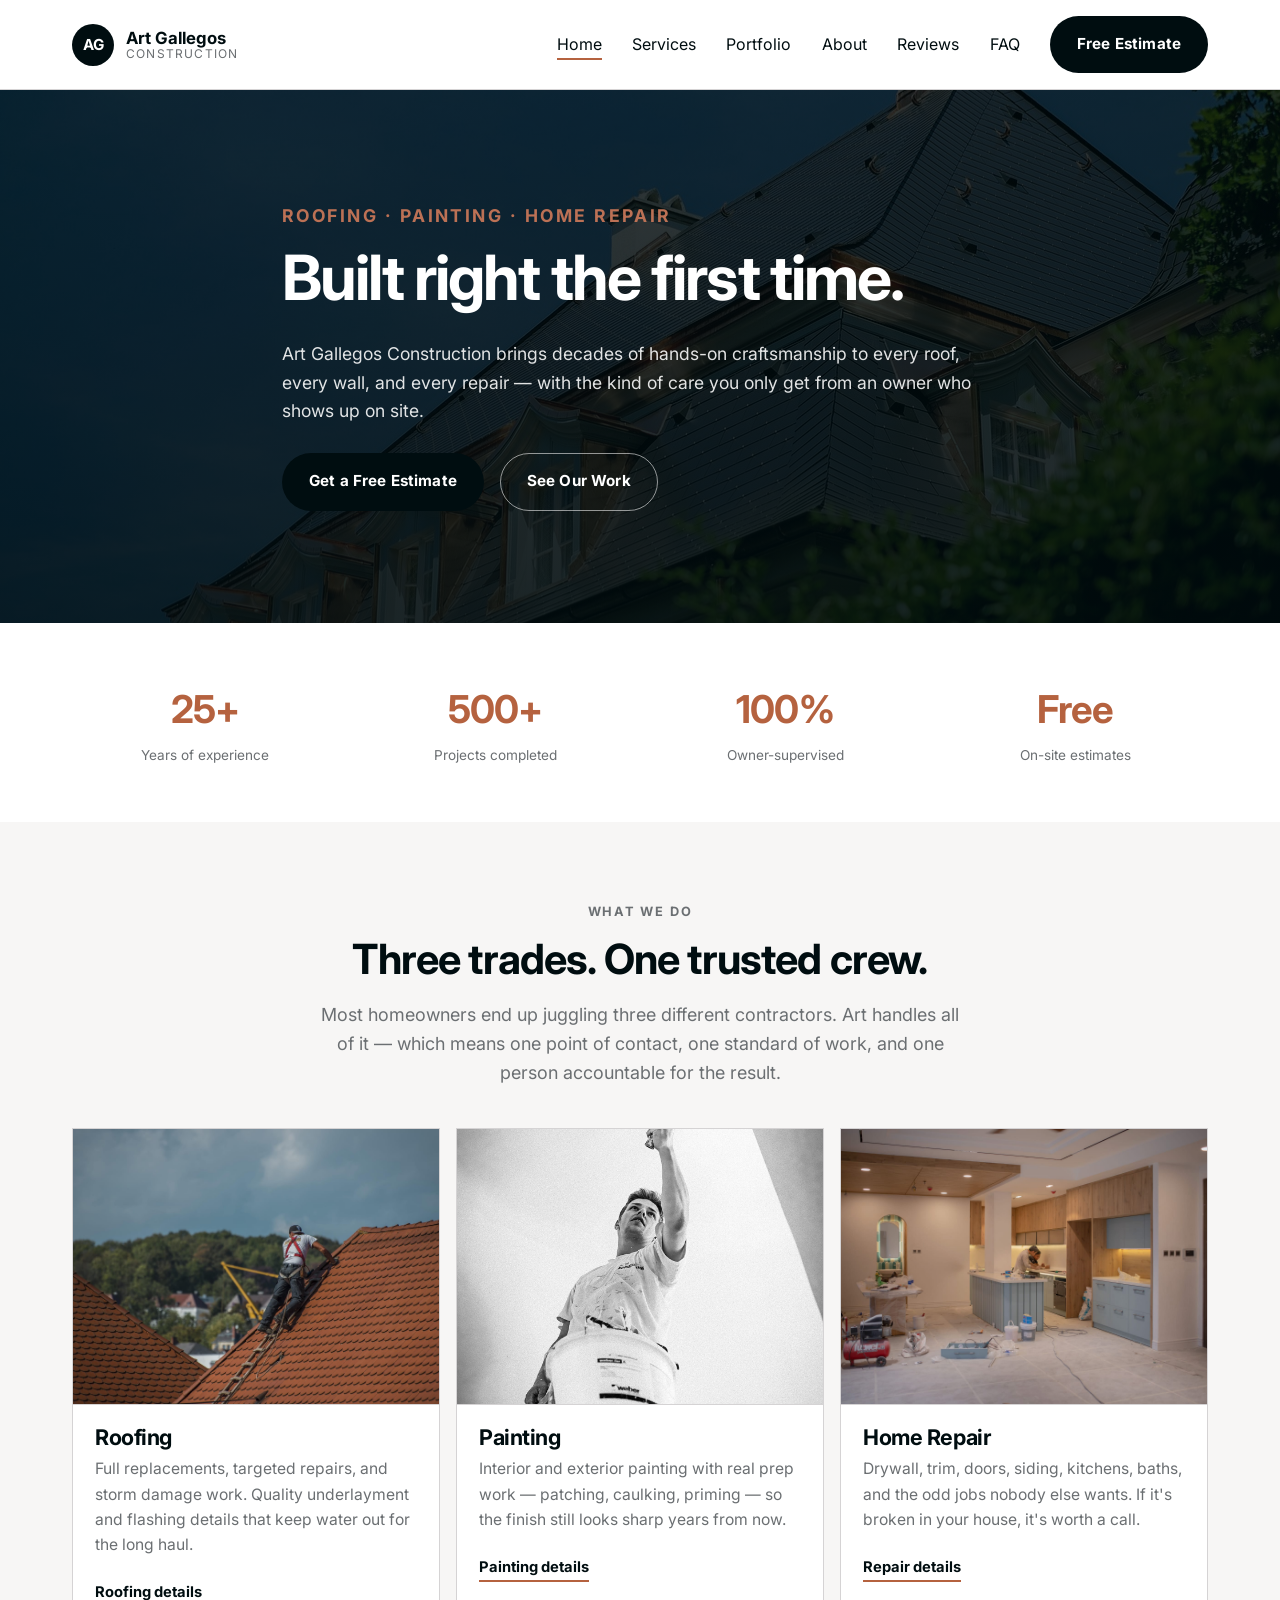
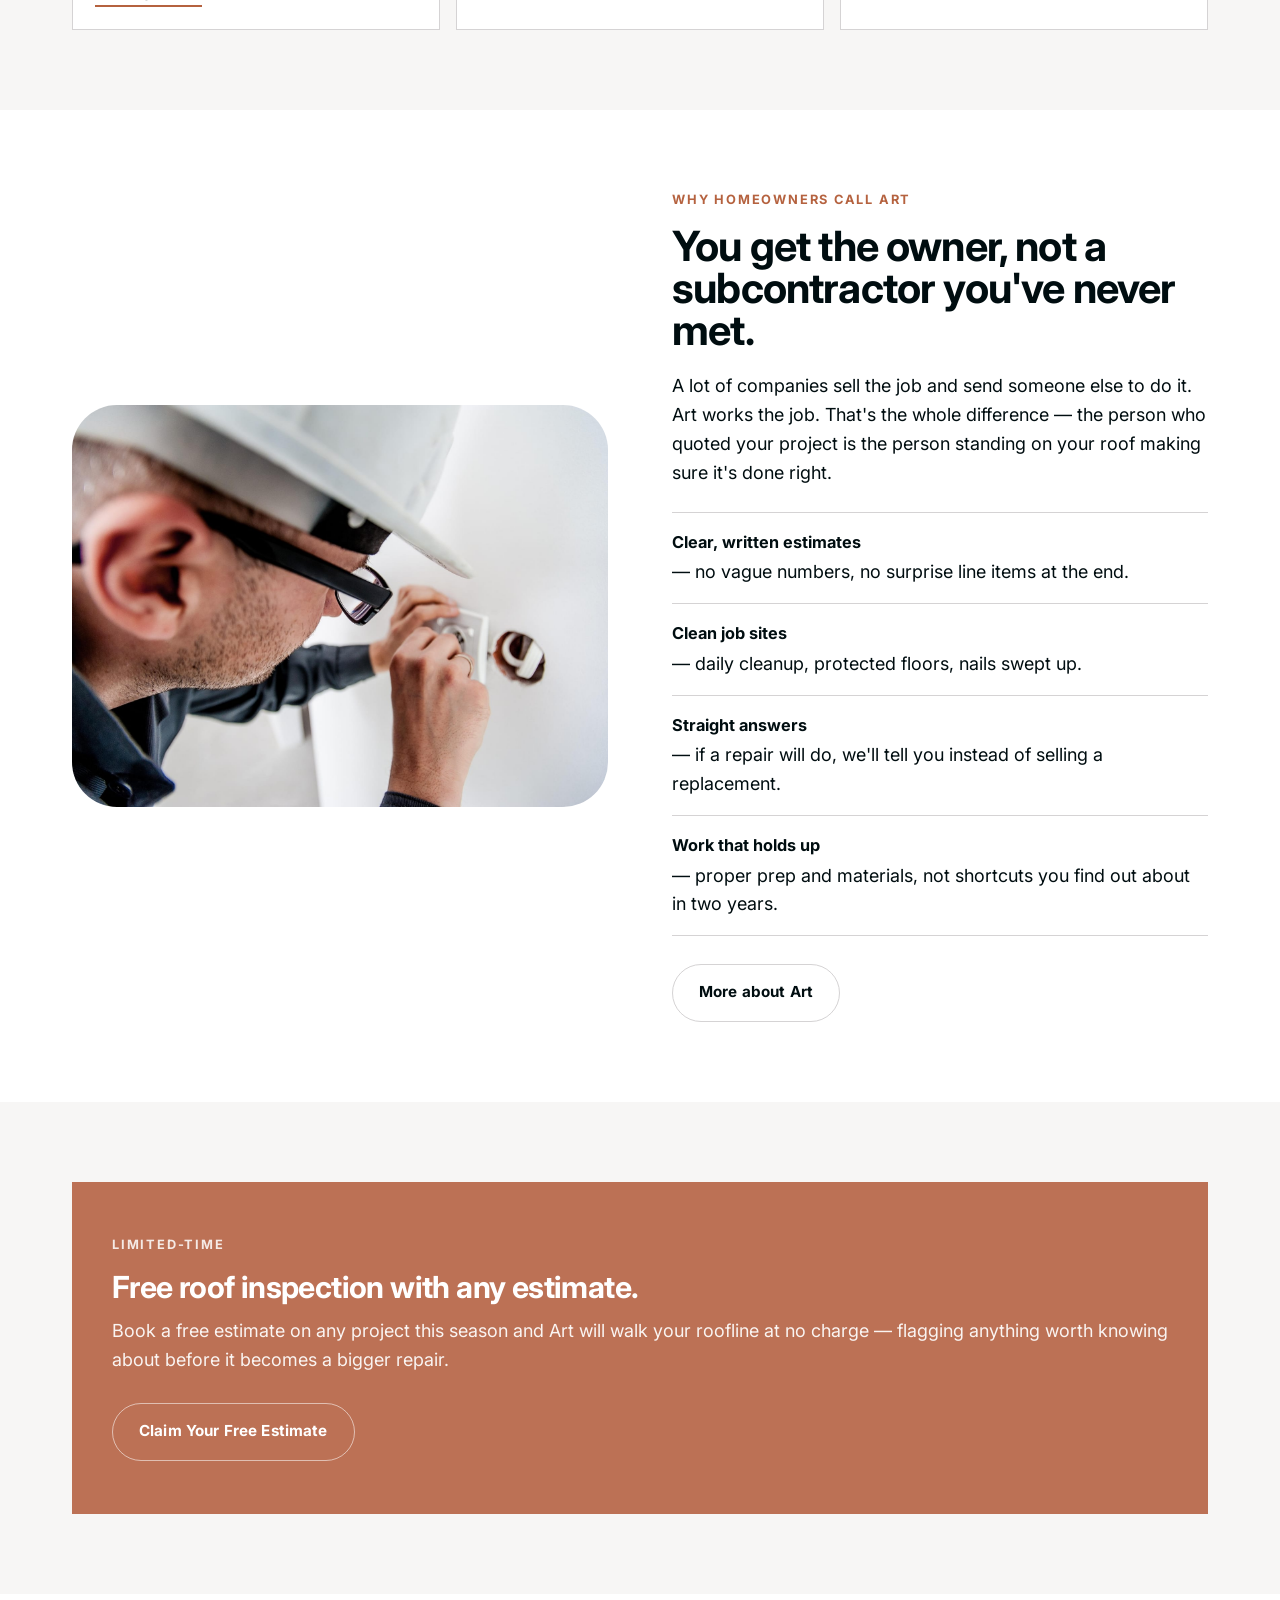
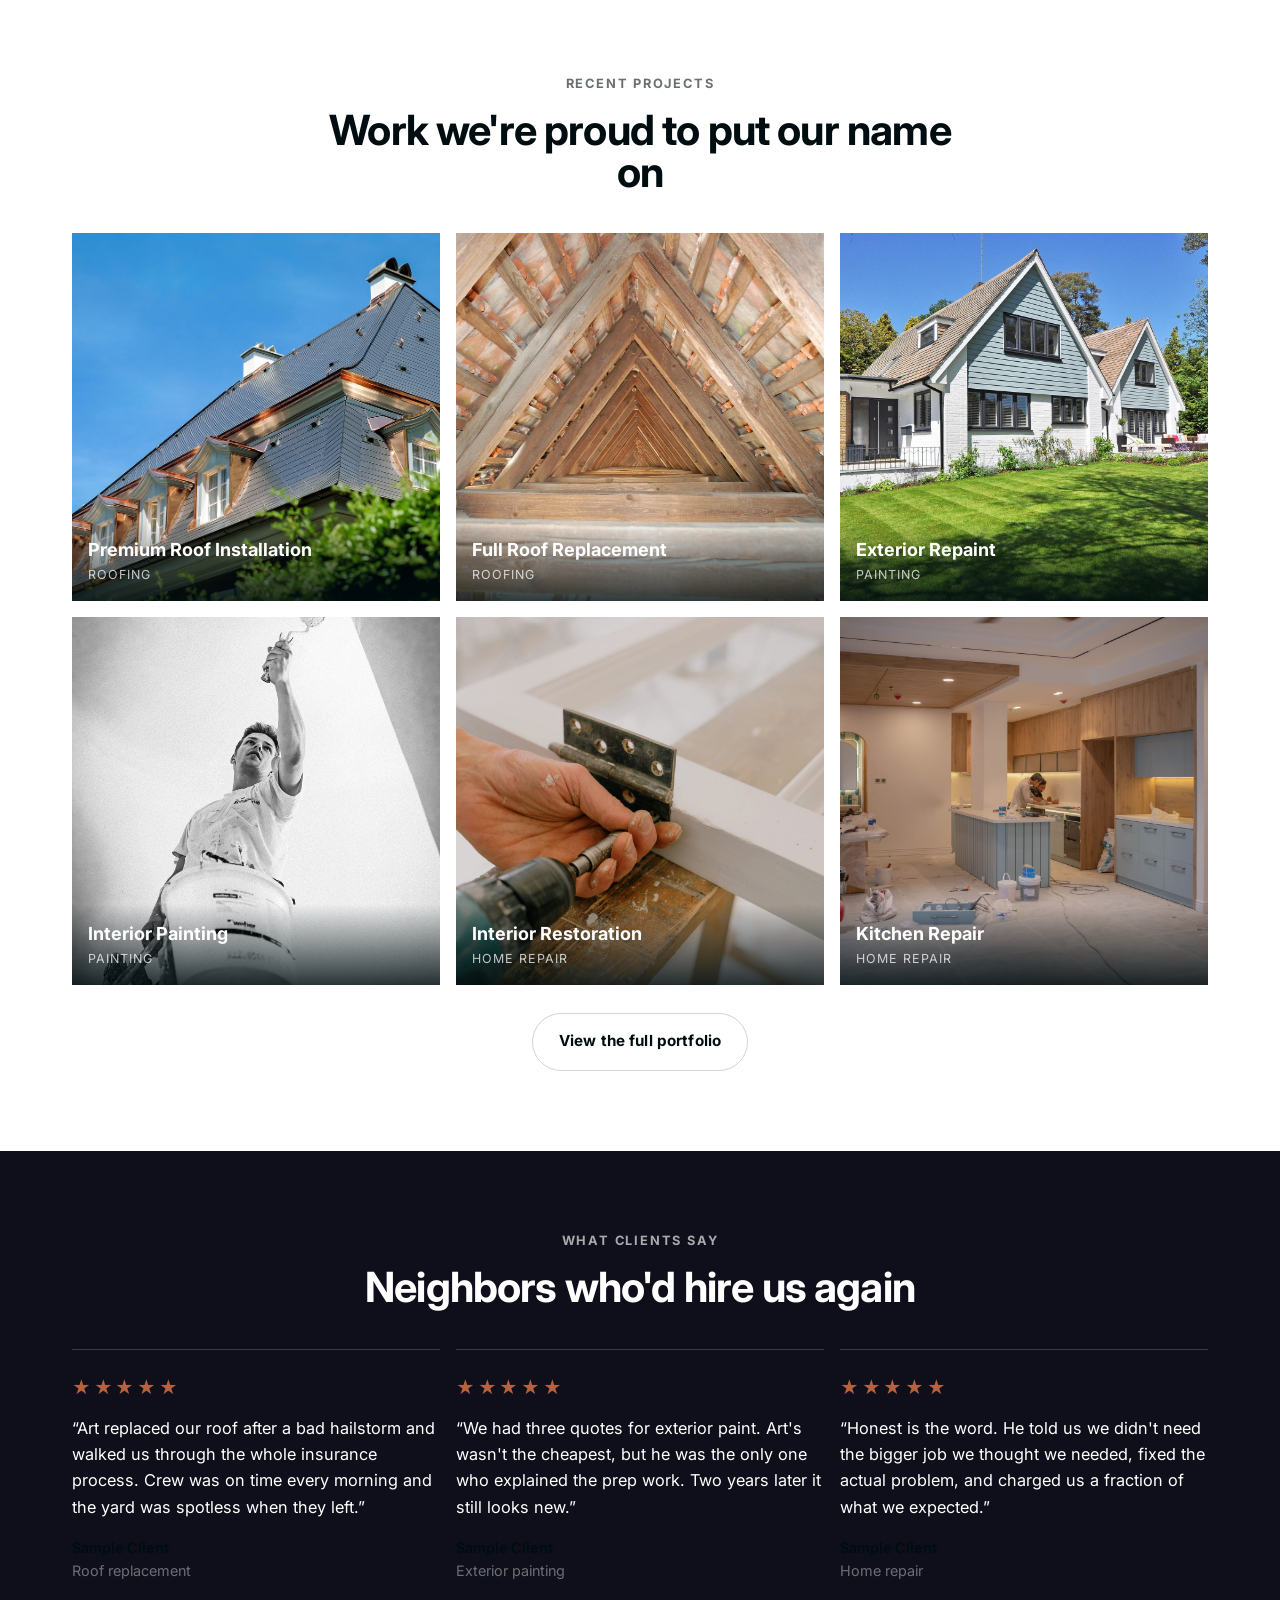
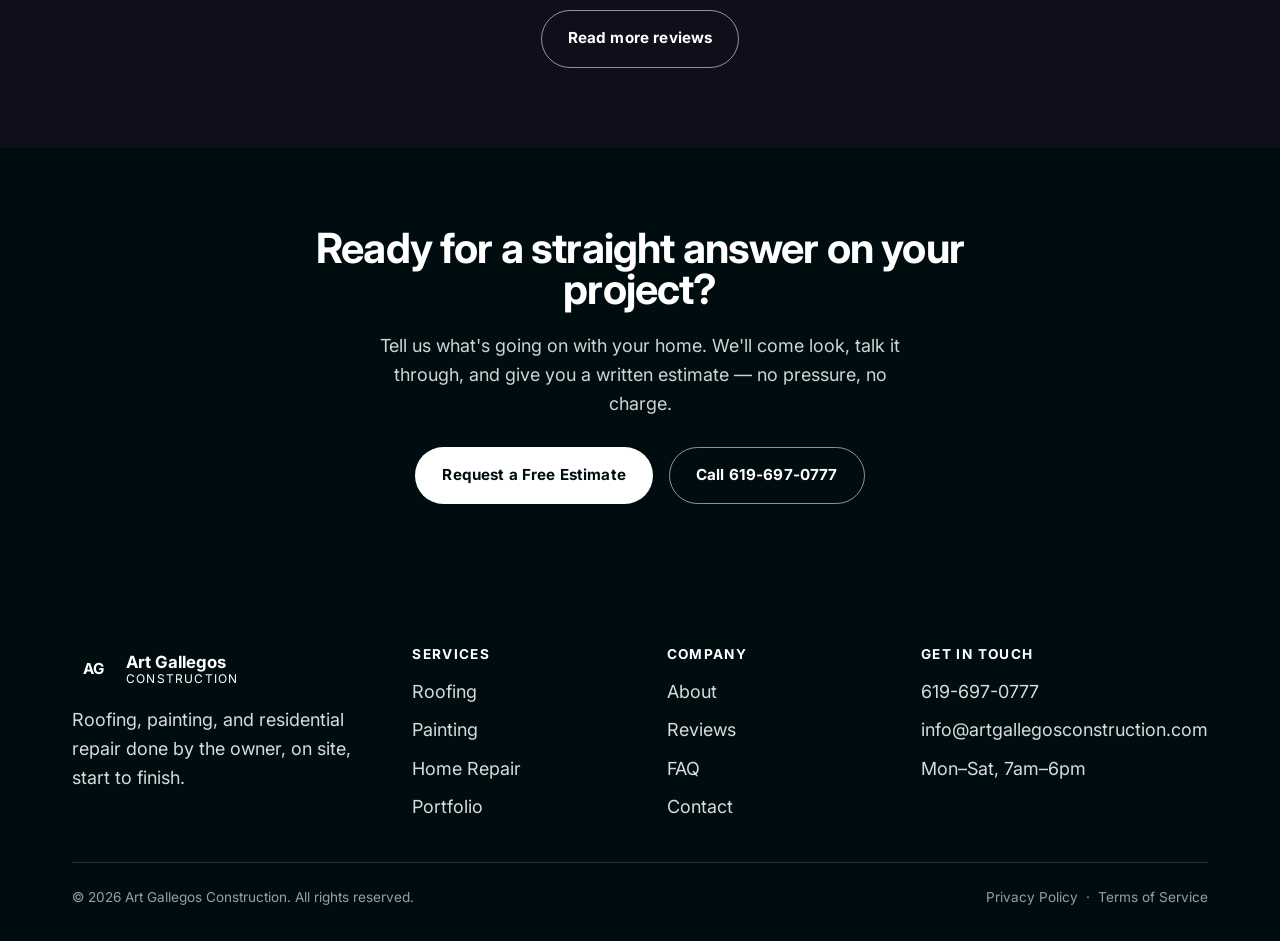
<file: index.html>
<!DOCTYPE html>
<html lang="en">
<head>
<meta charset="UTF-8">
<meta name="viewport" content="width=device-width, initial-scale=1">
<title>Art Gallegos Construction | Roofing, Painting &amp; Home Repair</title>
<meta name="description" content="Art Gallegos Construction provides expert roofing, interior and exterior painting, and residential repair services. Craftsmanship you can see. Free estimates.">
<link rel="preconnect" href="https://fonts.googleapis.com">
<link rel="preconnect" href="https://fonts.gstatic.com" crossorigin>
<link href="https://fonts.googleapis.com/css2?family=Inter:wght@400;500;600;700&display=swap" rel="stylesheet">
<link rel="stylesheet" href="styles.css?v=2">
</head>
<body>
<a class="skip-link" href="#main">Skip to content</a>

<!-- ============ HEADER (identical on every page) ============ -->
<header class="site-header">
  <div class="container nav">
    <a class="brand" href="index.html">
      <span class="brand-mark">AG</span>
      <span class="brand-text">
        <span class="brand-name">Art Gallegos</span>
        <span class="brand-sub">Construction</span>
      </span>
    </a>
    <button class="nav-toggle" aria-label="Menu" aria-expanded="false" aria-controls="nav-links"><span></span></button>
    <ul class="nav-links" id="nav-links">
      <li><a href="index.html" class="active">Home</a></li>
      <li><a href="services.html">Services</a></li>
      <li><a href="portfolio.html">Portfolio</a></li>
      <li><a href="about.html">About</a></li>
      <li><a href="testimonials.html">Reviews</a></li>
      <li><a href="faq.html">FAQ</a></li>
      <li><a class="btn btn--primary nav-cta" href="contact.html">Free Estimate</a></li>
    </ul>
  </div>
</header>

<main id="main">

  <!-- ============ HERO ============ -->
  <section class="hero" style="background-image:none">
    <style>.hero::before{background-image:url('images/Art%20G%20Premium%20Roof%2001.jpg')}</style>
    <div class="container">
      <p class="eyebrow">Roofing &middot; Painting &middot; Home Repair</p>
      <h1>Built right the first time.</h1>
      <p>Art Gallegos Construction brings decades of hands-on craftsmanship to every roof, every wall, and every repair &mdash; with the kind of care you only get from an owner who shows up on site.</p>
      <div class="btn-row">
        <a class="btn btn--primary" href="contact.html">Get a Free Estimate</a>
        <a class="btn btn--outline-light" href="portfolio.html">See Our Work</a>
      </div>
    </div>
  </section>

  <!-- ============ TRUST STRIP ============ -->
  <section class="section" style="padding-block:clamp(2.5rem,5vw,3.5rem)">
    <div class="container">
      <div class="stats">
        <div><div class="stat-num">25+</div><div class="stat-label">Years of experience</div></div>
        <div><div class="stat-num">500+</div><div class="stat-label">Projects completed</div></div>
        <div><div class="stat-num">100%</div><div class="stat-label">Owner-supervised</div></div>
        <div><div class="stat-num">Free</div><div class="stat-label">On-site estimates</div></div>
      </div>
    </div>
  </section>

  <!-- ============ SERVICES ============ -->
  <section class="section section--alt">
    <div class="container">
      <div class="section-head center">
        <p class="eyebrow">What We Do</p>
        <h2>Three trades. One trusted crew.</h2>
        <p>Most homeowners end up juggling three different contractors. Art handles all of it &mdash; which means one point of contact, one standard of work, and one person accountable for the result.</p>
      </div>

      <div class="grid grid-3">
        <article class="card">
          <img src="images/Premium%20roof%2002.jpg" alt="A completed premium roof installation by Art Gallegos Construction" loading="lazy">
          <div class="card-body">
            <h3>Roofing</h3>
            <p>Full replacements, targeted repairs, and storm damage work. Quality underlayment and flashing details that keep water out for the long haul.</p>
            <a class="card-link" href="services.html#roofing">Roofing details</a>
          </div>
        </article>

        <article class="card">
          <img src="images/Interior%20expert%20painter%2002.jpg" alt="Interior painting work in progress" loading="lazy">
          <div class="card-body">
            <h3>Painting</h3>
            <p>Interior and exterior painting with real prep work &mdash; patching, caulking, priming &mdash; so the finish still looks sharp years from now.</p>
            <a class="card-link" href="services.html#painting">Painting details</a>
          </div>
        </article>

        <article class="card">
          <img src="images/Gallegos%20kitchen%20repair.jpg" alt="Kitchen repair and remodel work" loading="lazy">
          <div class="card-body">
            <h3>Home Repair</h3>
            <p>Drywall, trim, doors, siding, kitchens, baths, and the odd jobs nobody else wants. If it's broken in your house, it's worth a call.</p>
            <a class="card-link" href="services.html#repair">Repair details</a>
          </div>
        </article>
      </div>
    </div>
  </section>

  <!-- ============ WHY US (split) ============ -->
  <section class="section">
    <div class="container split">
      <div class="split-media">
        <img src="images/Interior%20repair%20by%20gallegos.jpg" alt="Interior repair craftsmanship detail" loading="lazy">
      </div>
      <div>
        <p class="eyebrow">Why Homeowners Call Art</p>
        <h2>You get the owner, not a subcontractor you've never met.</h2>
        <p>A lot of companies sell the job and send someone else to do it. Art works the job. That's the whole difference &mdash; the person who quoted your project is the person standing on your roof making sure it's done right.</p>
        <ul class="ticks">
          <li><strong>Clear, written estimates</strong> &mdash; no vague numbers, no surprise line items at the end.</li>
          <li><strong>Clean job sites</strong> &mdash; daily cleanup, protected floors, nails swept up.</li>
          <li><strong>Straight answers</strong> &mdash; if a repair will do, we'll tell you instead of selling a replacement.</li>
          <li><strong>Work that holds up</strong> &mdash; proper prep and materials, not shortcuts you find out about in two years.</li>
        </ul>
        <div class="btn-row">
          <a class="btn btn--ghost" href="about.html">More about Art</a>
        </div>
      </div>
    </div>
  </section>

  <!-- ============ FEATURED OFFER (single clay card, per design system rule) ============ -->
  <section class="section section--alt">
    <div class="container">
      <div class="featured-card">
        <p class="eyebrow" style="color:rgba(255,255,255,.85)">Limited-Time</p>
        <h3>Free roof inspection with any estimate.</h3>
        <p>Book a free estimate on any project this season and Art will walk your roofline at no charge &mdash; flagging anything worth knowing about before it becomes a bigger repair.</p>
        <div class="btn-row">
          <a class="btn btn--outline-light" href="contact.html">Claim Your Free Estimate</a>
        </div>
      </div>
    </div>
  </section>

  <!-- ============ FEATURED WORK ============ -->
  <section class="section">
    <div class="container">
      <div class="section-head center">
        <p class="eyebrow">Recent Projects</p>
        <h2>Work we're proud to put our name on</h2>
      </div>

      <div class="gallery">
        <figure class="tile"><img src="images/Art%20G%20Premium%20Roof%2001.jpg" alt="Premium roof installation" loading="lazy"><figcaption><strong>Premium Roof Installation</strong><span>Roofing</span></figcaption></figure>
        <figure class="tile"><img src="images/Premium%20roof%2003.jpg" alt="Residential roof replacement" loading="lazy"><figcaption><strong>Full Roof Replacement</strong><span>Roofing</span></figcaption></figure>
        <figure class="tile"><img src="images/Home%20paint%20exterior%2001.jpg" alt="Exterior house painting" loading="lazy"><figcaption><strong>Exterior Repaint</strong><span>Painting</span></figcaption></figure>
        <figure class="tile"><img src="images/Interior%20expert%20painter%2002.jpg" alt="Interior painting" loading="lazy"><figcaption><strong>Interior Painting</strong><span>Painting</span></figcaption></figure>
        <figure class="tile"><img src="images/Interior%20repair%20by%20gallegos%20002.jpg" alt="Interior home repair" loading="lazy"><figcaption><strong>Interior Restoration</strong><span>Home Repair</span></figcaption></figure>
        <figure class="tile"><img src="images/Gallegos%20kitchen%20repair.jpg" alt="Kitchen repair" loading="lazy"><figcaption><strong>Kitchen Repair</strong><span>Home Repair</span></figcaption></figure>
      </div>

      <div class="btn-row center">
        <a class="btn btn--ghost" href="portfolio.html">View the full portfolio</a>
      </div>
    </div>
  </section>

  <!-- ============ TESTIMONIAL SLICE ============ -->
  <!-- TODO: Replace these with real reviews from Art's customers before launch. -->
  <section class="section section--dark">
    <div class="container">
      <div class="section-head center">
        <p class="eyebrow">What Clients Say</p>
        <h2>Neighbors who'd hire us again</h2>
      </div>
      <div class="grid grid-3">
        <figure class="quote" style="border-color:rgba(255,255,255,.18)">
          <div class="quote-stars" aria-label="5 out of 5 stars">★★★★★</div>
          <blockquote>&ldquo;Art replaced our roof after a bad hailstorm and walked us through the whole insurance process. Crew was on time every morning and the yard was spotless when they left.&rdquo;</blockquote>
          <figcaption><strong>Sample Client</strong>Roof replacement</figcaption>
        </figure>
        <figure class="quote" style="border-color:rgba(255,255,255,.18)">
          <div class="quote-stars" aria-label="5 out of 5 stars">★★★★★</div>
          <blockquote>&ldquo;We had three quotes for exterior paint. Art's wasn't the cheapest, but he was the only one who explained the prep work. Two years later it still looks new.&rdquo;</blockquote>
          <figcaption><strong>Sample Client</strong>Exterior painting</figcaption>
        </figure>
        <figure class="quote" style="border-color:rgba(255,255,255,.18)">
          <div class="quote-stars" aria-label="5 out of 5 stars">★★★★★</div>
          <blockquote>&ldquo;Honest is the word. He told us we didn't need the bigger job we thought we needed, fixed the actual problem, and charged us a fraction of what we expected.&rdquo;</blockquote>
          <figcaption><strong>Sample Client</strong>Home repair</figcaption>
        </figure>
      </div>
      <div class="btn-row center">
        <a class="btn btn--outline-light" href="testimonials.html">Read more reviews</a>
      </div>
    </div>
  </section>

  <!-- ============ CTA BAND ============ -->
  <section class="section cta-band">
    <div class="container">
      <h2>Ready for a straight answer on your project?</h2>
      <p>Tell us what's going on with your home. We'll come look, talk it through, and give you a written estimate &mdash; no pressure, no charge.</p>
      <div class="btn-row center">
        <a class="btn btn--primary" style="background:var(--white);color:var(--ink)" href="contact.html">Request a Free Estimate</a>
        <!-- TODO: replace with Art's real phone number -->
        <a class="btn btn--outline-light" href="tel:+16196970777">Call 619-697-0777</a>
      </div>
    </div>
  </section>

</main>

<!-- ============ FOOTER (identical on every page) ============ -->
<footer class="site-footer">
  <div class="container">
    <div class="footer-grid">
      <div>
        <a class="brand" href="index.html">
          <span class="brand-mark">AG</span>
          <span class="brand-text">
            <span class="brand-name">Art Gallegos</span>
            <span class="brand-sub">Construction</span>
          </span>
        </a>
        <p style="margin-top:1rem">Roofing, painting, and residential repair done by the owner, on site, start to finish.</p>
      </div>
      <div>
        <h4>Services</h4>
        <ul>
          <li><a href="services.html#roofing">Roofing</a></li>
          <li><a href="services.html#painting">Painting</a></li>
          <li><a href="services.html#repair">Home Repair</a></li>
          <li><a href="portfolio.html">Portfolio</a></li>
        </ul>
      </div>
      <div>
        <h4>Company</h4>
        <ul>
          <li><a href="about.html">About</a></li>
          <li><a href="testimonials.html">Reviews</a></li>
          <li><a href="faq.html">FAQ</a></li>
          <li><a href="contact.html">Contact</a></li>
        </ul>
      </div>
      <div>
        <h4>Get in Touch</h4>
        <ul>
          <!-- TODO: replace with Art's real contact details -->
          <li><a href="tel:+16196970777">619-697-0777</a></li>
          <li><a href="mailto:info@artgallegosconstruction.com">info@artgallegosconstruction.com</a></li>
          <li>Mon&ndash;Sat, 7am&ndash;6pm</li>
        </ul>
      </div>
    </div>
    <div class="footer-bottom">
      <span>&copy; <span data-year>2026</span> Art Gallegos Construction. All rights reserved.</span>
      <span><a href="privacy.html">Privacy Policy</a> &nbsp;&middot;&nbsp; <a href="terms.html">Terms of Service</a></span>
    </div>
  </div>
</footer>

<script src="main.js?v=2"></script>
</body>
</html>
</file>
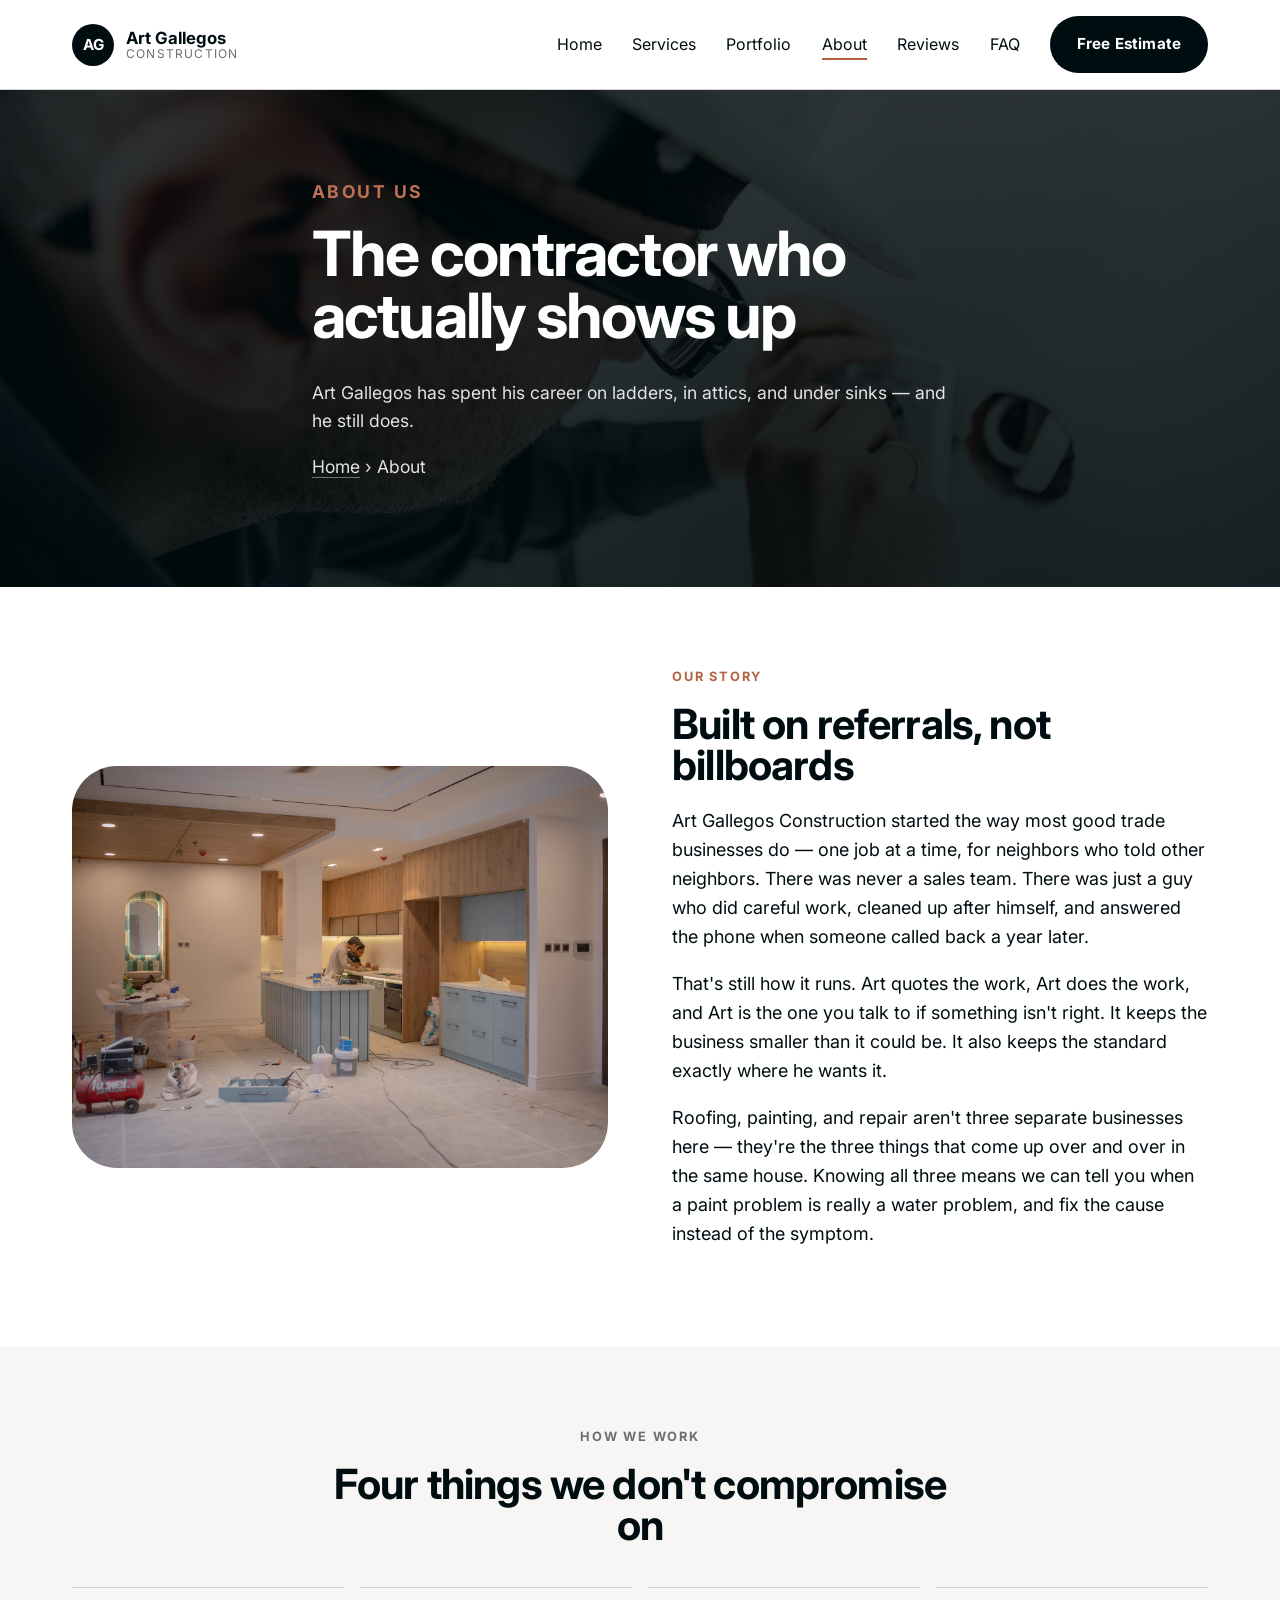
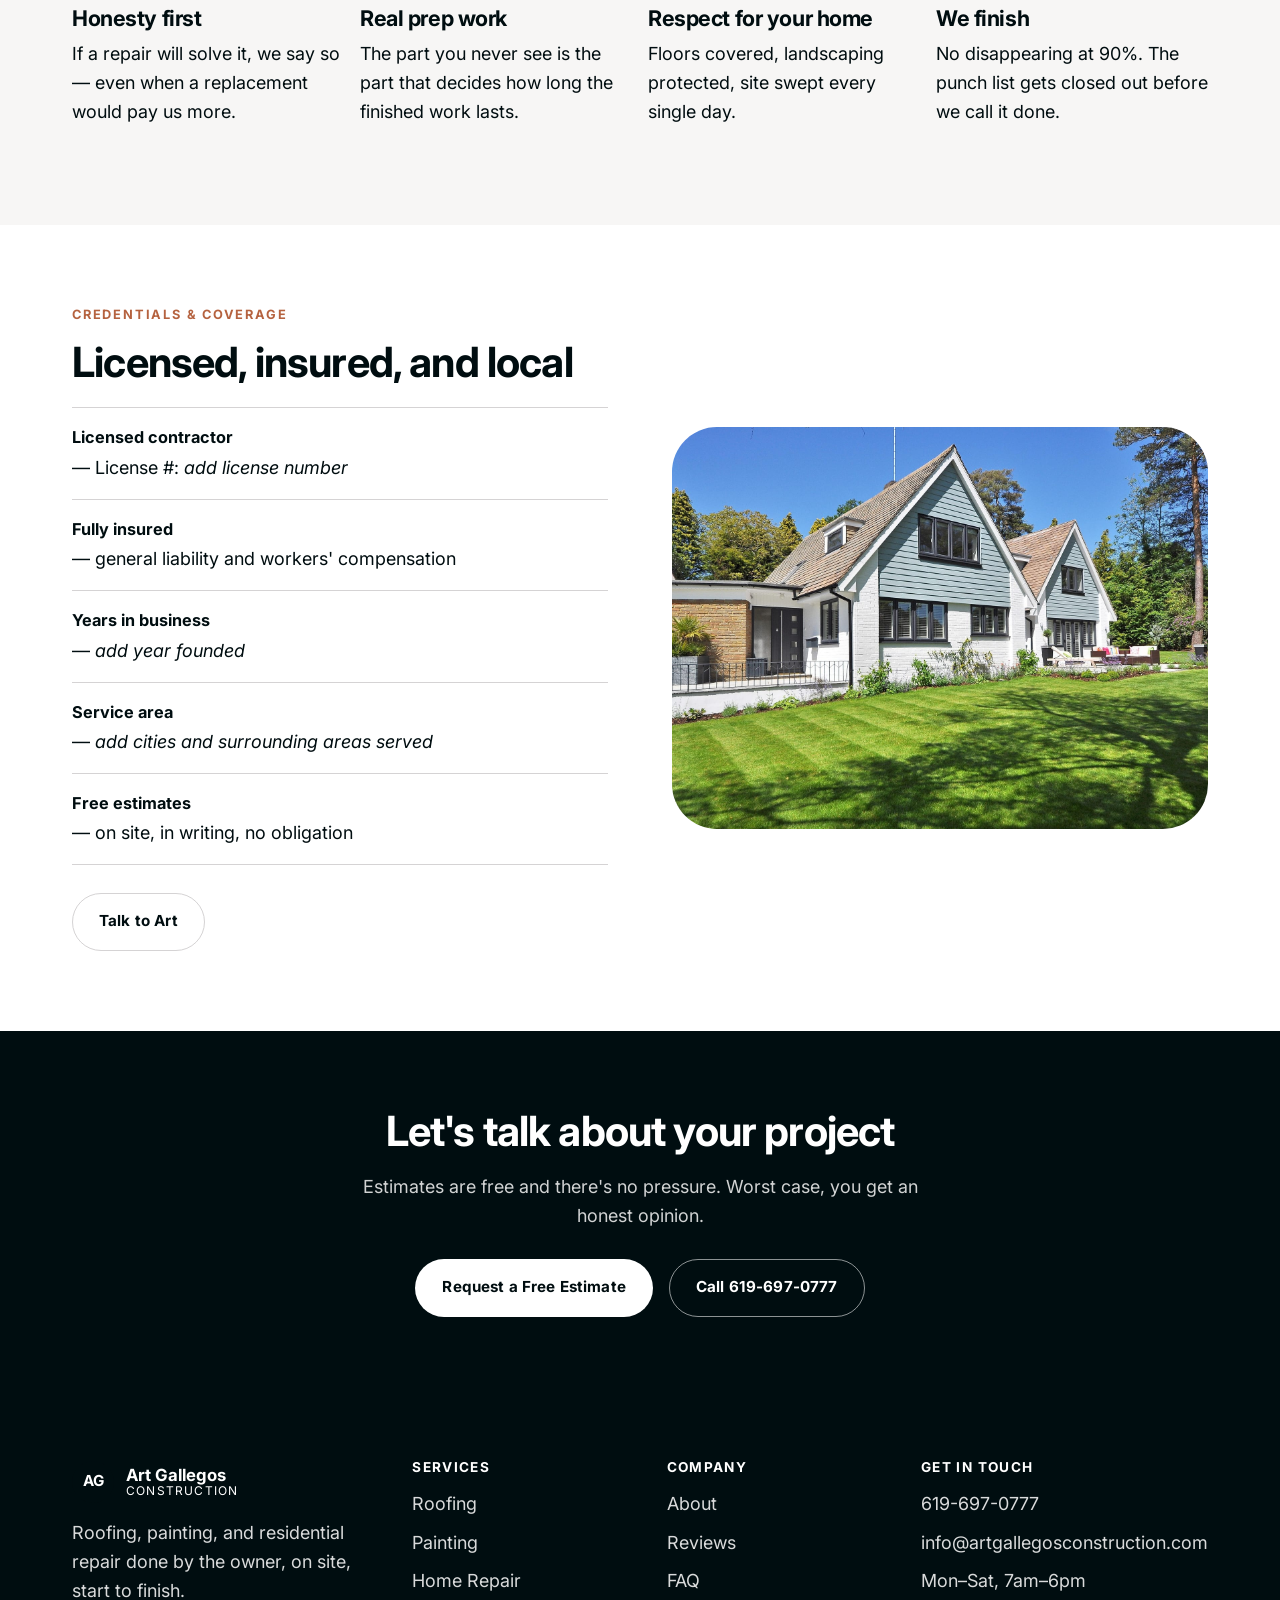
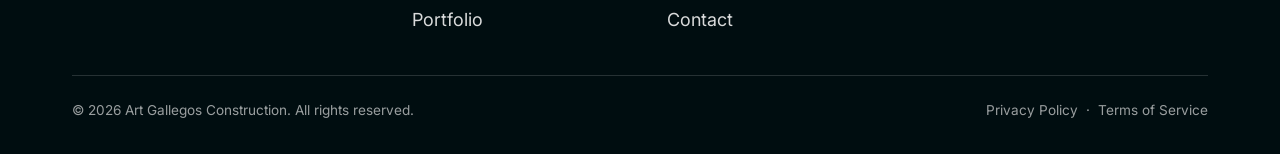
<file: about.html>
<!DOCTYPE html>
<html lang="en">
<head>
<meta charset="UTF-8">
<meta name="viewport" content="width=device-width, initial-scale=1">
<title>About | Art Gallegos Construction</title>
<meta name="description" content="Meet Art Gallegos — owner-operated roofing, painting, and home repair with decades of hands-on craftsmanship.">
<link rel="preconnect" href="https://fonts.googleapis.com">
<link rel="preconnect" href="https://fonts.gstatic.com" crossorigin>
<link href="https://fonts.googleapis.com/css2?family=Inter:wght@400;500;600;700&display=swap" rel="stylesheet">
<link rel="stylesheet" href="styles.css?v=2">
</head>
<body>
<a class="skip-link" href="#main">Skip to content</a>
<!-- ============ HEADER (identical on every page) ============ -->
<header class="site-header">
  <div class="container nav">
    <a class="brand" href="index.html">
      <span class="brand-mark">AG</span>
      <span class="brand-text">
        <span class="brand-name">Art Gallegos</span>
        <span class="brand-sub">Construction</span>
      </span>
    </a>
    <button class="nav-toggle" aria-label="Menu" aria-expanded="false" aria-controls="nav-links"><span></span></button>
    <ul class="nav-links" id="nav-links">
      <li><a href="index.html" >Home</a></li>
      <li><a href="services.html" >Services</a></li>
      <li><a href="portfolio.html" >Portfolio</a></li>
      <li><a href="about.html" class="active">About</a></li>
      <li><a href="testimonials.html" >Reviews</a></li>
      <li><a href="faq.html" >FAQ</a></li>
      <li><a class="btn btn--primary nav-cta" href="contact.html">Free Estimate</a></li>
    </ul>
  </div>
</header>

<main id="main">

  <!-- ============ PAGE HERO ============ -->
  <section class="hero hero--page" id="pagehero">
    <style>#pagehero::before{background-image:url('images/Interior%20repair%20by%20gallegos.jpg')}</style>
    <div class="container">
      <p class="eyebrow">About Us</p>
      <h1>The contractor who actually shows up</h1>
      <p>Art Gallegos has spent his career on ladders, in attics, and under sinks &mdash; and he still does.</p>
      <p class="breadcrumb"><a href="index.html">Home</a> &rsaquo; About</p>
    </div>
  </section>

  <section class="section">
    <div class="container split">
      <div class="split-media"><img src="images/Gallegos%20kitchen%20repair.jpg" alt="Art Gallegos Construction craftsmanship" loading="lazy"></div>
      <div>
        <p class="eyebrow">Our Story</p>
        <h2>Built on referrals, not billboards</h2>
        <!-- TODO: Replace the next three paragraphs with Art's real story:
             where he started, how long he's been doing this, what he's known for. -->
        <p>Art Gallegos Construction started the way most good trade businesses do &mdash; one job at a time, for neighbors who told other neighbors. There was never a sales team. There was just a guy who did careful work, cleaned up after himself, and answered the phone when someone called back a year later.</p>
        <p>That's still how it runs. Art quotes the work, Art does the work, and Art is the one you talk to if something isn't right. It keeps the business smaller than it could be. It also keeps the standard exactly where he wants it.</p>
        <p>Roofing, painting, and repair aren't three separate businesses here &mdash; they're the three things that come up over and over in the same house. Knowing all three means we can tell you when a paint problem is really a water problem, and fix the cause instead of the symptom.</p>
      </div>
    </div>
  </section>

  <section class="section section--alt">
    <div class="container">
      <div class="section-head center">
        <p class="eyebrow">How We Work</p>
        <h2>Four things we don't compromise on</h2>
      </div>
      <div class="grid grid-4">
        <div>
          <h3>Honesty first</h3>
          <p>If a repair will solve it, we say so &mdash; even when a replacement would pay us more.</p>
        </div>
        <div>
          <h3>Real prep work</h3>
          <p>The part you never see is the part that decides how long the finished work lasts.</p>
        </div>
        <div>
          <h3>Respect for your home</h3>
          <p>Floors covered, landscaping protected, site swept every single day.</p>
        </div>
        <div>
          <h3>We finish</h3>
          <p>No disappearing at 90%. The punch list gets closed out before we call it done.</p>
        </div>
      </div>
    </div>
  </section>

  <section class="section">
    <div class="container split split--reverse">
      <div class="split-media"><img src="images/Home%20paint%20exterior%2001.jpg" alt="Exterior painting project" loading="lazy"></div>
      <div>
        <p class="eyebrow">Credentials &amp; Coverage</p>
        <h2>Licensed, insured, and local</h2>
        <!-- TODO: Fill in Art's actual license number, insurance carrier,
             years in business, and the cities/counties he serves. -->
        <ul class="ticks">
          <li><strong>Licensed contractor</strong> &mdash; License #: <em>add license number</em></li>
          <li><strong>Fully insured</strong> &mdash; general liability and workers' compensation</li>
          <li><strong>Years in business</strong> &mdash; <em>add year founded</em></li>
          <li><strong>Service area</strong> &mdash; <em>add cities and surrounding areas served</em></li>
          <li><strong>Free estimates</strong> &mdash; on site, in writing, no obligation</li>
        </ul>
        <div class="btn-row"><a class="btn btn--ghost" href="contact.html">Talk to Art</a></div>
      </div>
    </div>
  </section>

  <!-- ============ CTA BAND ============ -->
  <section class="section cta-band">
    <div class="container">
      <h2>Let's talk about your project</h2>
      <p>Estimates are free and there's no pressure. Worst case, you get an honest opinion.</p>
      <div class="btn-row center">
        <a class="btn btn--primary" style="background:var(--white);color:var(--ink)" href="contact.html">Request a Free Estimate</a>
        <!-- TODO: replace with Art's real phone number -->
        <a class="btn btn--outline-light" href="tel:+16196970777">Call 619-697-0777</a>
      </div>
    </div>
  </section>

</main>

<!-- ============ FOOTER (identical on every page) ============ -->
<footer class="site-footer">
  <div class="container">
    <div class="footer-grid">
      <div>
        <a class="brand" href="index.html">
          <span class="brand-mark">AG</span>
          <span class="brand-text">
            <span class="brand-name">Art Gallegos</span>
            <span class="brand-sub">Construction</span>
          </span>
        </a>
        <p style="margin-top:1rem">Roofing, painting, and residential repair done by the owner, on site, start to finish.</p>
      </div>
      <div>
        <h4>Services</h4>
        <ul>
          <li><a href="services.html#roofing">Roofing</a></li>
          <li><a href="services.html#painting">Painting</a></li>
          <li><a href="services.html#repair">Home Repair</a></li>
          <li><a href="portfolio.html">Portfolio</a></li>
        </ul>
      </div>
      <div>
        <h4>Company</h4>
        <ul>
          <li><a href="about.html">About</a></li>
          <li><a href="testimonials.html">Reviews</a></li>
          <li><a href="faq.html">FAQ</a></li>
          <li><a href="contact.html">Contact</a></li>
        </ul>
      </div>
      <div>
        <h4>Get in Touch</h4>
        <ul>
          <!-- TODO: replace with Art's real contact details -->
          <li><a href="tel:+16196970777">619-697-0777</a></li>
          <li><a href="mailto:info@artgallegosconstruction.com">info@artgallegosconstruction.com</a></li>
          <li>Mon&ndash;Sat, 7am&ndash;6pm</li>
        </ul>
      </div>
    </div>
    <div class="footer-bottom">
      <span>&copy; <span data-year>2026</span> Art Gallegos Construction. All rights reserved.</span>
      <span><a href="privacy.html">Privacy Policy</a> &nbsp;&middot;&nbsp; <a href="terms.html">Terms of Service</a></span>
    </div>
  </div>
</footer>

<script src="main.js?v=2"></script>
</body>
</html>
</file>
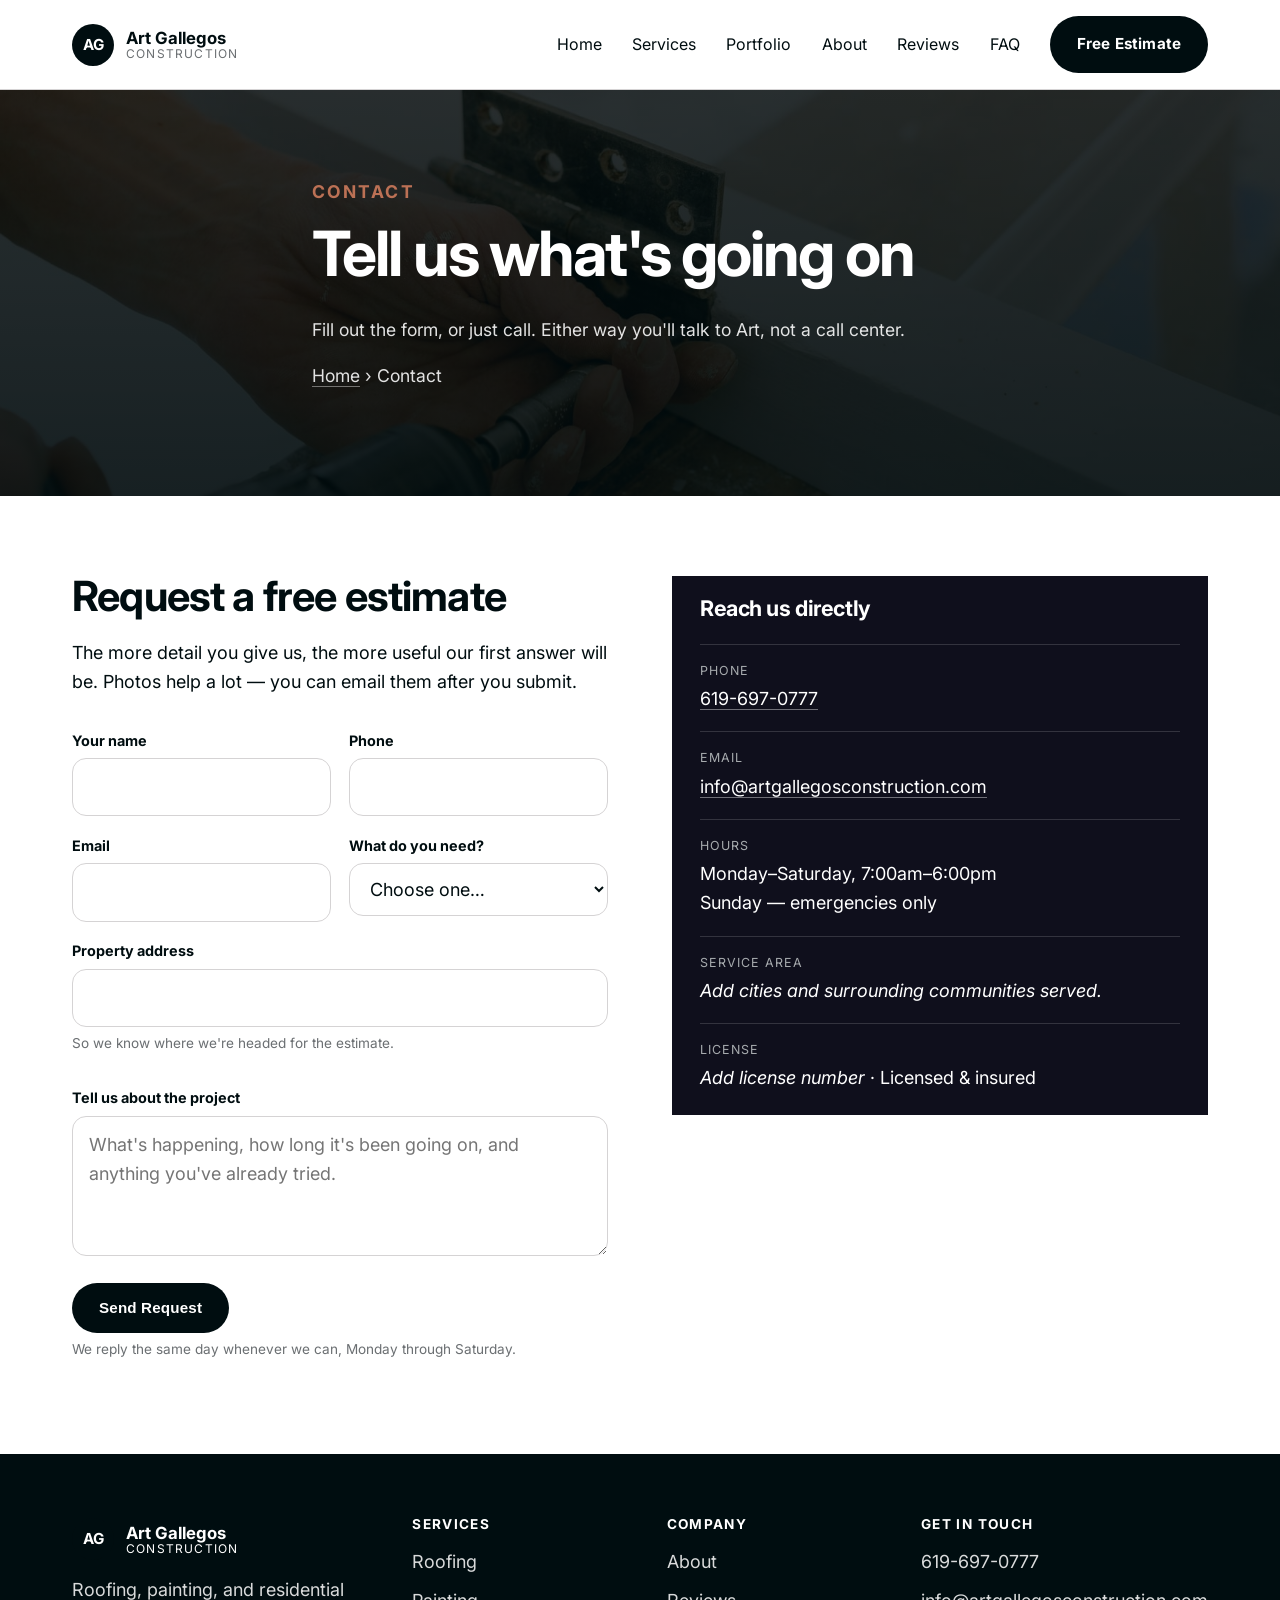
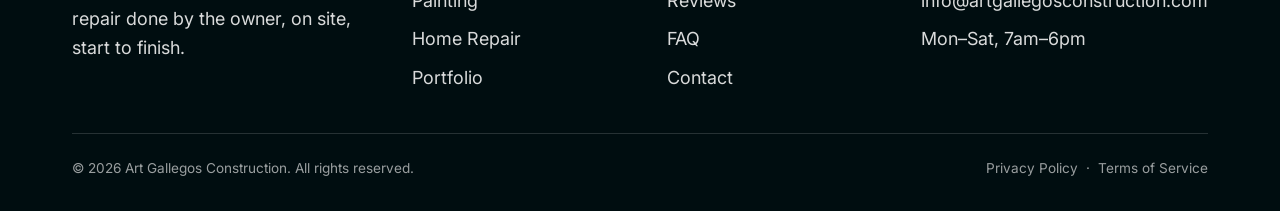
<file: contact.html>
<!DOCTYPE html>
<html lang="en">
<head>
<meta charset="UTF-8">
<meta name="viewport" content="width=device-width, initial-scale=1">
<title>Contact | Art Gallegos Construction</title>
<meta name="description" content="Request a free written estimate from Art Gallegos Construction for roofing, painting, or home repair.">
<link rel="preconnect" href="https://fonts.googleapis.com">
<link rel="preconnect" href="https://fonts.gstatic.com" crossorigin>
<link href="https://fonts.googleapis.com/css2?family=Inter:wght@400;500;600;700&display=swap" rel="stylesheet">
<link rel="stylesheet" href="styles.css?v=2">
</head>
<body>
<a class="skip-link" href="#main">Skip to content</a>
<!-- ============ HEADER (identical on every page) ============ -->
<header class="site-header">
  <div class="container nav">
    <a class="brand" href="index.html">
      <span class="brand-mark">AG</span>
      <span class="brand-text">
        <span class="brand-name">Art Gallegos</span>
        <span class="brand-sub">Construction</span>
      </span>
    </a>
    <button class="nav-toggle" aria-label="Menu" aria-expanded="false" aria-controls="nav-links"><span></span></button>
    <ul class="nav-links" id="nav-links">
      <li><a href="index.html" >Home</a></li>
      <li><a href="services.html" >Services</a></li>
      <li><a href="portfolio.html" >Portfolio</a></li>
      <li><a href="about.html" >About</a></li>
      <li><a href="testimonials.html" >Reviews</a></li>
      <li><a href="faq.html" >FAQ</a></li>
      <li><a class="btn btn--primary nav-cta" href="contact.html">Free Estimate</a></li>
    </ul>
  </div>
</header>

<main id="main">

  <!-- ============ PAGE HERO ============ -->
  <section class="hero hero--page" id="pagehero">
    <style>#pagehero::before{background-image:url('images/Interior%20repair%20by%20gallegos%20002.jpg')}</style>
    <div class="container">
      <p class="eyebrow">Contact</p>
      <h1>Tell us what's going on</h1>
      <p>Fill out the form, or just call. Either way you'll talk to Art, not a call center.</p>
      <p class="breadcrumb"><a href="index.html">Home</a> &rsaquo; Contact</p>
    </div>
  </section>

  <section class="section">
    <div class="container split" style="align-items:start">
      <div>
        <h2>Request a free estimate</h2>
        <p class="mt-1">The more detail you give us, the more useful our first answer will be. Photos help a lot &mdash; you can email them after you submit.</p>

        <!-- Netlify handles this form automatically. Submissions appear in your
             Netlify dashboard under Forms. No server or plugin required. -->
        <form name="estimate" method="POST" data-netlify="true" netlify-honeypot="bot-field" action="/thank-you.html" class="form-grid mt-2">
          <input type="hidden" name="form-name" value="estimate">
          <p class="hp"><label>Leave this field empty: <input name="bot-field"></label></p>

          <div class="form-row-2">
            <div class="field">
              <label for="name">Your name</label>
              <input id="name" name="name" type="text" autocomplete="name" required>
            </div>
            <div class="field">
              <label for="phone">Phone</label>
              <input id="phone" name="phone" type="tel" autocomplete="tel" required>
            </div>
          </div>

          <div class="form-row-2">
            <div class="field">
              <label for="email">Email</label>
              <input id="email" name="email" type="email" autocomplete="email" required>
            </div>
            <div class="field">
              <label for="service">What do you need?</label>
              <select id="service" name="service" required>
                <option value="">Choose one&hellip;</option>
                <option>Roofing</option>
                <option>Interior painting</option>
                <option>Exterior painting</option>
                <option>Home repair</option>
                <option>Storm / insurance claim</option>
                <option>Not sure &mdash; need an opinion</option>
              </select>
            </div>
          </div>

          <div class="field">
            <label for="address">Property address</label>
            <input id="address" name="address" type="text" autocomplete="street-address">
            <p class="field-hint">So we know where we're headed for the estimate.</p>
          </div>

          <div class="field">
            <label for="message">Tell us about the project</label>
            <textarea id="message" name="message" required placeholder="What's happening, how long it's been going on, and anything you've already tried."></textarea>
          </div>

          <div>
            <button type="submit" class="btn btn--primary">Send Request</button>
            <p class="field-hint mt-1">We reply the same day whenever we can, Monday through Saturday.</p>
          </div>
        </form>
      </div>

      <aside class="contact-panel">
        <h3>Reach us directly</h3>
        <!-- TODO: replace all placeholder contact details below -->
        <dl class="contact-list">
          <div>
            <dt>Phone</dt>
            <dd><a href="tel:+16196970777">619-697-0777</a></dd>
          </div>
          <div>
            <dt>Email</dt>
            <dd><a href="mailto:info@artgallegosconstruction.com">info@artgallegosconstruction.com</a></dd>
          </div>
          <div>
            <dt>Hours</dt>
            <dd>Monday&ndash;Saturday, 7:00am&ndash;6:00pm<br>Sunday &mdash; emergencies only</dd>
          </div>
          <div>
            <dt>Service Area</dt>
            <dd><em>Add cities and surrounding communities served.</em></dd>
          </div>
          <div>
            <dt>License</dt>
            <dd><em>Add license number</em> &middot; Licensed &amp; insured</dd>
          </div>
        </dl>
      </aside>
    </div>
  </section>

</main>

<!-- ============ FOOTER (identical on every page) ============ -->
<footer class="site-footer">
  <div class="container">
    <div class="footer-grid">
      <div>
        <a class="brand" href="index.html">
          <span class="brand-mark">AG</span>
          <span class="brand-text">
            <span class="brand-name">Art Gallegos</span>
            <span class="brand-sub">Construction</span>
          </span>
        </a>
        <p style="margin-top:1rem">Roofing, painting, and residential repair done by the owner, on site, start to finish.</p>
      </div>
      <div>
        <h4>Services</h4>
        <ul>
          <li><a href="services.html#roofing">Roofing</a></li>
          <li><a href="services.html#painting">Painting</a></li>
          <li><a href="services.html#repair">Home Repair</a></li>
          <li><a href="portfolio.html">Portfolio</a></li>
        </ul>
      </div>
      <div>
        <h4>Company</h4>
        <ul>
          <li><a href="about.html">About</a></li>
          <li><a href="testimonials.html">Reviews</a></li>
          <li><a href="faq.html">FAQ</a></li>
          <li><a href="contact.html">Contact</a></li>
        </ul>
      </div>
      <div>
        <h4>Get in Touch</h4>
        <ul>
          <!-- TODO: replace with Art's real contact details -->
          <li><a href="tel:+16196970777">619-697-0777</a></li>
          <li><a href="mailto:info@artgallegosconstruction.com">info@artgallegosconstruction.com</a></li>
          <li>Mon&ndash;Sat, 7am&ndash;6pm</li>
        </ul>
      </div>
    </div>
    <div class="footer-bottom">
      <span>&copy; <span data-year>2026</span> Art Gallegos Construction. All rights reserved.</span>
      <span><a href="privacy.html">Privacy Policy</a> &nbsp;&middot;&nbsp; <a href="terms.html">Terms of Service</a></span>
    </div>
  </div>
</footer>

<script src="main.js?v=2"></script>
</body>
</html>
</file>
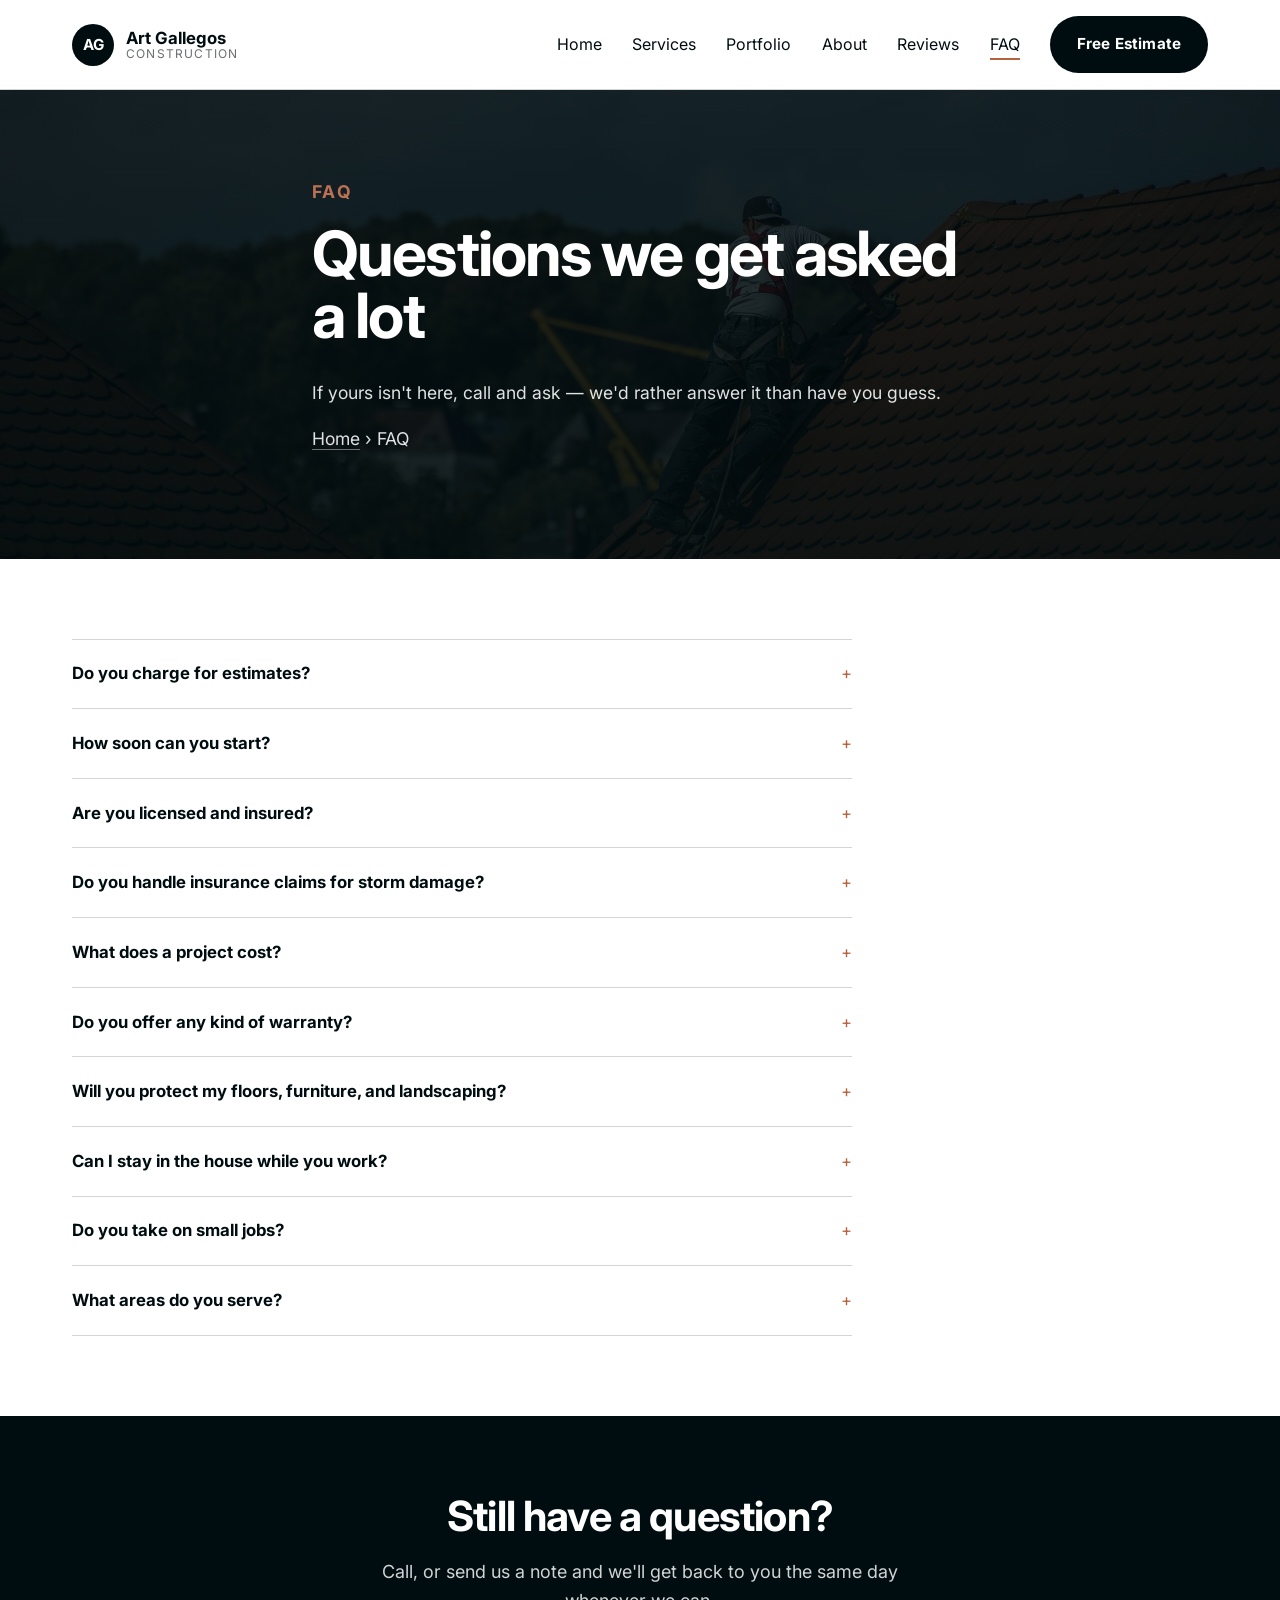
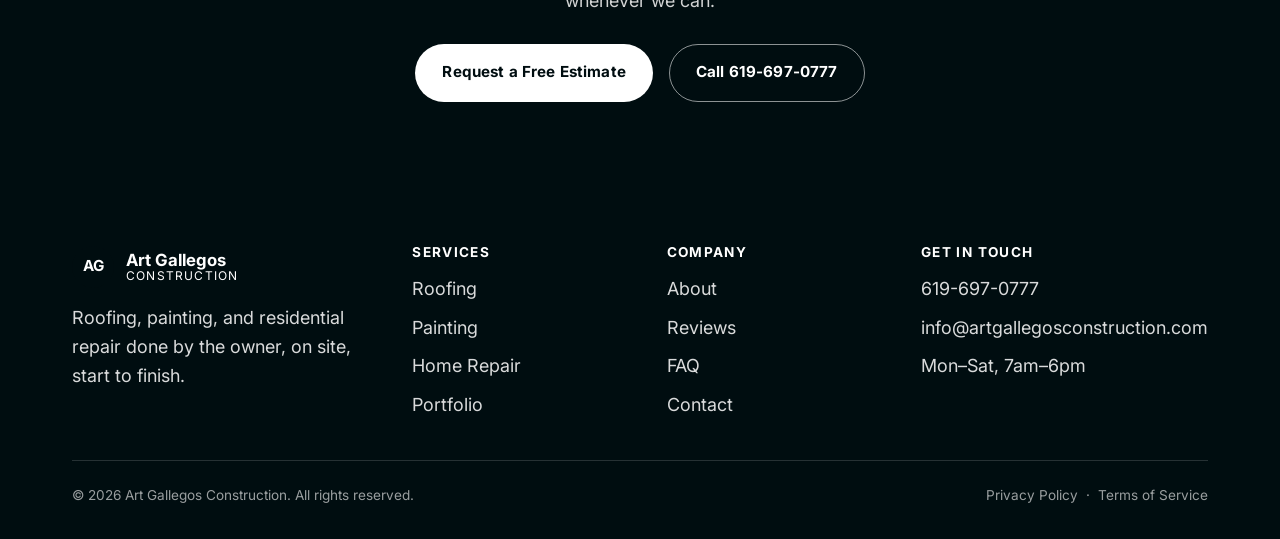
<file: faq.html>
<!DOCTYPE html>
<html lang="en">
<head>
<meta charset="UTF-8">
<meta name="viewport" content="width=device-width, initial-scale=1">
<title>FAQ | Art Gallegos Construction</title>
<meta name="description" content="Answers to common questions about estimates, scheduling, licensing, insurance, and warranties.">
<link rel="preconnect" href="https://fonts.googleapis.com">
<link rel="preconnect" href="https://fonts.gstatic.com" crossorigin>
<link href="https://fonts.googleapis.com/css2?family=Inter:wght@400;500;600;700&display=swap" rel="stylesheet">
<link rel="stylesheet" href="styles.css?v=2">
</head>
<body>
<a class="skip-link" href="#main">Skip to content</a>
<!-- ============ HEADER (identical on every page) ============ -->
<header class="site-header">
  <div class="container nav">
    <a class="brand" href="index.html">
      <span class="brand-mark">AG</span>
      <span class="brand-text">
        <span class="brand-name">Art Gallegos</span>
        <span class="brand-sub">Construction</span>
      </span>
    </a>
    <button class="nav-toggle" aria-label="Menu" aria-expanded="false" aria-controls="nav-links"><span></span></button>
    <ul class="nav-links" id="nav-links">
      <li><a href="index.html" >Home</a></li>
      <li><a href="services.html" >Services</a></li>
      <li><a href="portfolio.html" >Portfolio</a></li>
      <li><a href="about.html" >About</a></li>
      <li><a href="testimonials.html" >Reviews</a></li>
      <li><a href="faq.html" class="active">FAQ</a></li>
      <li><a class="btn btn--primary nav-cta" href="contact.html">Free Estimate</a></li>
    </ul>
  </div>
</header>

<main id="main">

  <!-- ============ PAGE HERO ============ -->
  <section class="hero hero--page" id="pagehero">
    <style>#pagehero::before{background-image:url('images/Premium%20roof%2002.jpg')}</style>
    <div class="container">
      <p class="eyebrow">FAQ</p>
      <h1>Questions we get asked a lot</h1>
      <p>If yours isn't here, call and ask &mdash; we'd rather answer it than have you guess.</p>
      <p class="breadcrumb"><a href="index.html">Home</a> &rsaquo; FAQ</p>
    </div>
  </section>

  <section class="section">
    <div class="container">
      <div class="faq">
        <details>
          <summary>Do you charge for estimates?</summary>
          <div class="faq-body"><p>No. We come out, look at the job in person, and give you a written estimate at no cost and with no obligation. If we think you don't need the work, we'll tell you that too.</p></div>
        </details>
        <details>
          <summary>How soon can you start?</summary>
          <div class="faq-body"><p>It depends on the season and the size of the job. Small repairs can often be scheduled within a week or two; full roof replacements and exterior paint jobs usually book further out. We'll give you a realistic date with your estimate rather than an optimistic one.</p></div>
        </details>
        <details>
          <summary>Are you licensed and insured?</summary>
          <div class="faq-body"><p>Yes &mdash; licensed as a contractor and carrying both general liability and workers' compensation insurance. We're happy to provide copies of both before work begins.</p></div>
        </details>
        <details>
          <summary>Do you handle insurance claims for storm damage?</summary>
          <div class="faq-body"><p>We do. We'll inspect the roof, document the damage with photos, and give you a detailed report you can submit to your insurer. We can also meet the adjuster on site so nothing gets missed.</p></div>
        </details>
        <details>
          <summary>What does a project cost?</summary>
          <div class="faq-body"><p>It depends entirely on scope, materials, and the condition of what's already there &mdash; which is why we look in person instead of quoting over the phone. Your written estimate breaks out materials and labor so you can see exactly where the money goes.</p></div>
        </details>
        <details>
          <summary>Do you offer any kind of warranty?</summary>
          <div class="faq-body"><p>Yes. Workmanship is warrantied, and manufacturer warranties on materials are passed through to you. The specific terms are written into your estimate so there's no ambiguity later.</p></div>
        </details>
        <details>
          <summary>Will you protect my floors, furniture, and landscaping?</summary>
          <div class="faq-body"><p>Always. Interior work gets floors and fixtures covered and rooms sealed off. Exterior work gets landscaping, walkways, and windows masked. The site is cleaned at the end of every day, not just at the end of the job.</p></div>
        </details>
        <details>
          <summary>Can I stay in the house while you work?</summary>
          <div class="faq-body"><p>In almost every case, yes. We'll walk you through which areas will be off-limits on which days so you can plan around it. For interior painting we can often work room by room to keep the house livable.</p></div>
        </details>
        <details>
          <summary>Do you take on small jobs?</summary>
          <div class="faq-body"><p>Yes. A single door, one wall of drywall, a leaking vent boot &mdash; those are welcome. Small jobs are how most of our long-term customers first found us.</p></div>
        </details>
        <details>
          <summary>What areas do you serve?</summary>
          <div class="faq-body"><p><!-- TODO: list Art's actual service area --> We serve <em>your city</em> and the surrounding communities. If you're not sure whether you're in range, just ask.</p></div>
        </details>
      </div>
    </div>
  </section>

  <!-- ============ CTA BAND ============ -->
  <section class="section cta-band">
    <div class="container">
      <h2>Still have a question?</h2>
      <p>Call, or send us a note and we'll get back to you the same day whenever we can.</p>
      <div class="btn-row center">
        <a class="btn btn--primary" style="background:var(--white);color:var(--ink)" href="contact.html">Request a Free Estimate</a>
        <!-- TODO: replace with Art's real phone number -->
        <a class="btn btn--outline-light" href="tel:+16196970777">Call 619-697-0777</a>
      </div>
    </div>
  </section>

</main>

<!-- ============ FOOTER (identical on every page) ============ -->
<footer class="site-footer">
  <div class="container">
    <div class="footer-grid">
      <div>
        <a class="brand" href="index.html">
          <span class="brand-mark">AG</span>
          <span class="brand-text">
            <span class="brand-name">Art Gallegos</span>
            <span class="brand-sub">Construction</span>
          </span>
        </a>
        <p style="margin-top:1rem">Roofing, painting, and residential repair done by the owner, on site, start to finish.</p>
      </div>
      <div>
        <h4>Services</h4>
        <ul>
          <li><a href="services.html#roofing">Roofing</a></li>
          <li><a href="services.html#painting">Painting</a></li>
          <li><a href="services.html#repair">Home Repair</a></li>
          <li><a href="portfolio.html">Portfolio</a></li>
        </ul>
      </div>
      <div>
        <h4>Company</h4>
        <ul>
          <li><a href="about.html">About</a></li>
          <li><a href="testimonials.html">Reviews</a></li>
          <li><a href="faq.html">FAQ</a></li>
          <li><a href="contact.html">Contact</a></li>
        </ul>
      </div>
      <div>
        <h4>Get in Touch</h4>
        <ul>
          <!-- TODO: replace with Art's real contact details -->
          <li><a href="tel:+16196970777">619-697-0777</a></li>
          <li><a href="mailto:info@artgallegosconstruction.com">info@artgallegosconstruction.com</a></li>
          <li>Mon&ndash;Sat, 7am&ndash;6pm</li>
        </ul>
      </div>
    </div>
    <div class="footer-bottom">
      <span>&copy; <span data-year>2026</span> Art Gallegos Construction. All rights reserved.</span>
      <span><a href="privacy.html">Privacy Policy</a> &nbsp;&middot;&nbsp; <a href="terms.html">Terms of Service</a></span>
    </div>
  </div>
</footer>

<script src="main.js?v=2"></script>
</body>
</html>
</file>
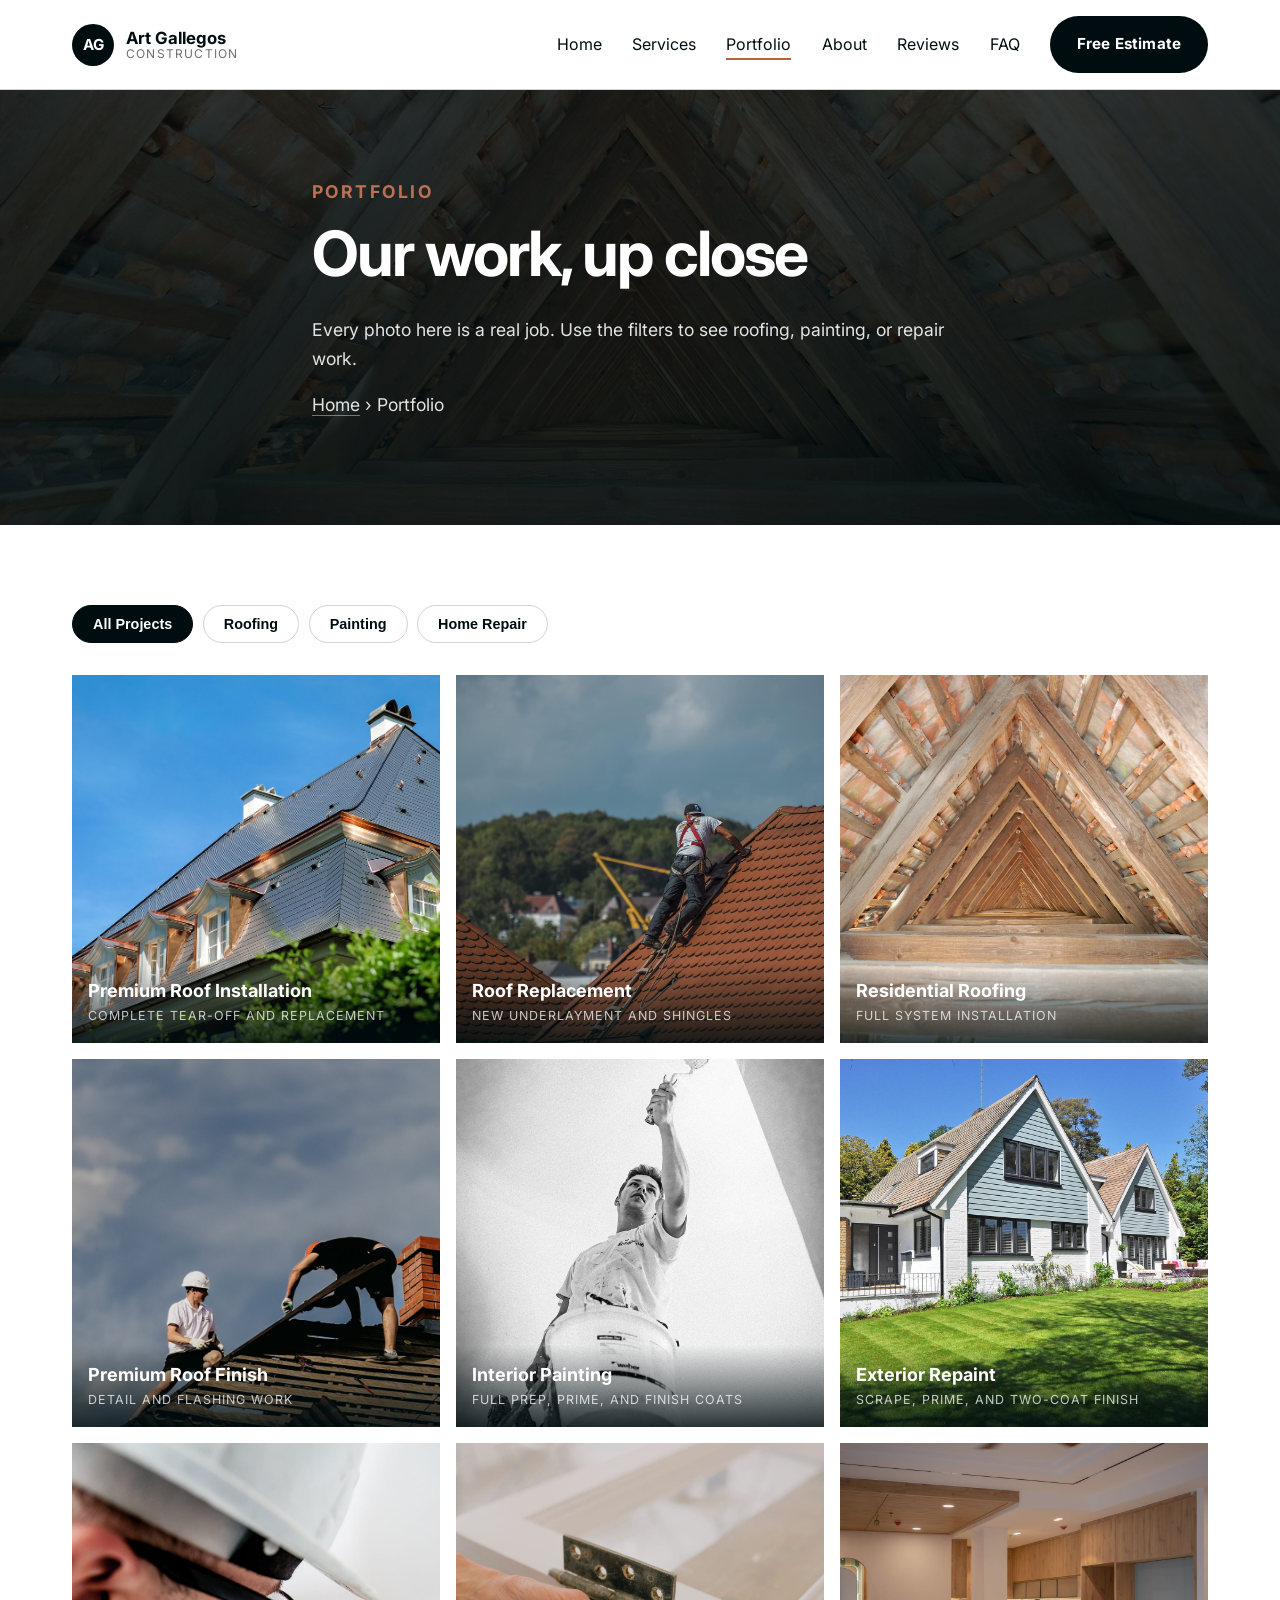
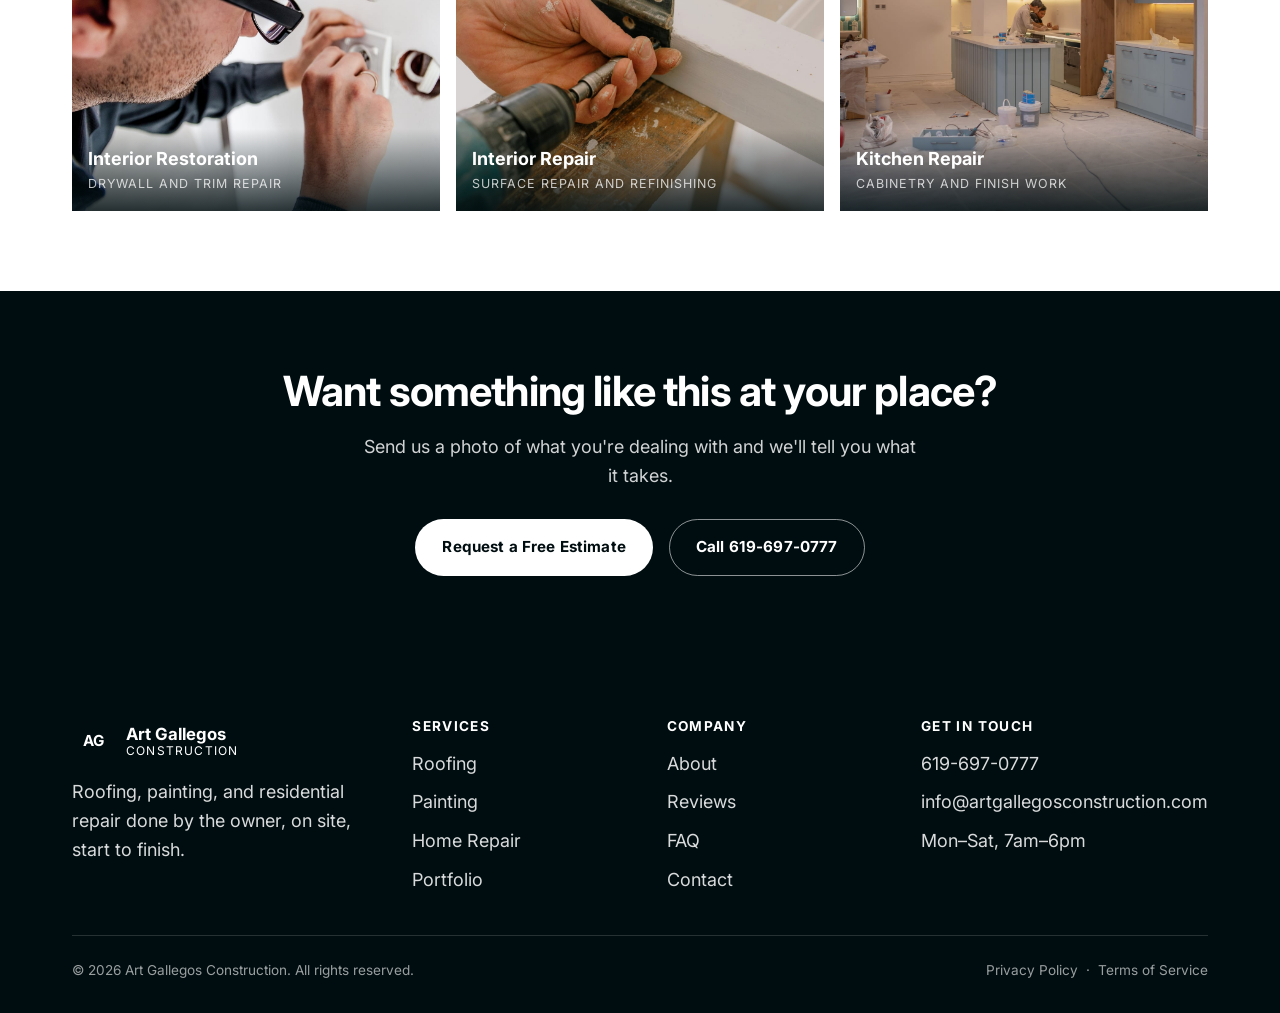
<file: portfolio.html>
<!DOCTYPE html>
<html lang="en">
<head>
<meta charset="UTF-8">
<meta name="viewport" content="width=device-width, initial-scale=1">
<title>Portfolio | Art Gallegos Construction</title>
<meta name="description" content="Real roofing, painting, and home repair project photos from Art Gallegos Construction.">
<link rel="preconnect" href="https://fonts.googleapis.com">
<link rel="preconnect" href="https://fonts.gstatic.com" crossorigin>
<link href="https://fonts.googleapis.com/css2?family=Inter:wght@400;500;600;700&display=swap" rel="stylesheet">
<link rel="stylesheet" href="styles.css?v=2">
</head>
<body>
<a class="skip-link" href="#main">Skip to content</a>
<!-- ============ HEADER (identical on every page) ============ -->
<header class="site-header">
  <div class="container nav">
    <a class="brand" href="index.html">
      <span class="brand-mark">AG</span>
      <span class="brand-text">
        <span class="brand-name">Art Gallegos</span>
        <span class="brand-sub">Construction</span>
      </span>
    </a>
    <button class="nav-toggle" aria-label="Menu" aria-expanded="false" aria-controls="nav-links"><span></span></button>
    <ul class="nav-links" id="nav-links">
      <li><a href="index.html" >Home</a></li>
      <li><a href="services.html" >Services</a></li>
      <li><a href="portfolio.html" class="active">Portfolio</a></li>
      <li><a href="about.html" >About</a></li>
      <li><a href="testimonials.html" >Reviews</a></li>
      <li><a href="faq.html" >FAQ</a></li>
      <li><a class="btn btn--primary nav-cta" href="contact.html">Free Estimate</a></li>
    </ul>
  </div>
</header>

<main id="main">

  <!-- ============ PAGE HERO ============ -->
  <section class="hero hero--page" id="pagehero">
    <style>#pagehero::before{background-image:url('images/Premium%20roof%2003.jpg')}</style>
    <div class="container">
      <p class="eyebrow">Portfolio</p>
      <h1>Our work, up close</h1>
      <p>Every photo here is a real job. Use the filters to see roofing, painting, or repair work.</p>
      <p class="breadcrumb"><a href="index.html">Home</a> &rsaquo; Portfolio</p>
    </div>
  </section>

  <section class="section">
    <div class="container">
      <div class="filters" role="group" aria-label="Filter projects by category">
        <button class="filter is-active" data-filter="all" aria-pressed="true">All Projects</button>
        <button class="filter" data-filter="roofing" aria-pressed="false">Roofing</button>
        <button class="filter" data-filter="painting" aria-pressed="false">Painting</button>
        <button class="filter" data-filter="repair" aria-pressed="false">Home Repair</button>
      </div>

      <div class="gallery">
        <figure class="tile" data-category="roofing">
          <img src="images/Art%20G%20Premium%20Roof%2001.jpg" alt="Premium Roof Installation by Art Gallegos Construction" loading="lazy">
          <figcaption><strong>Premium Roof Installation</strong><span>Complete tear-off and replacement</span></figcaption>
        </figure>
        <figure class="tile" data-category="roofing">
          <img src="images/Premium%20roof%2002.jpg" alt="Roof Replacement by Art Gallegos Construction" loading="lazy">
          <figcaption><strong>Roof Replacement</strong><span>New underlayment and shingles</span></figcaption>
        </figure>
        <figure class="tile" data-category="roofing">
          <img src="images/Premium%20roof%2003.jpg" alt="Residential Roofing by Art Gallegos Construction" loading="lazy">
          <figcaption><strong>Residential Roofing</strong><span>Full system installation</span></figcaption>
        </figure>
        <figure class="tile" data-category="roofing">
          <img src="images/Premium%20roof%2004.jpg" alt="Premium Roof Finish by Art Gallegos Construction" loading="lazy">
          <figcaption><strong>Premium Roof Finish</strong><span>Detail and flashing work</span></figcaption>
        </figure>
        <figure class="tile" data-category="painting">
          <img src="images/Interior%20expert%20painter%2002.jpg" alt="Interior Painting by Art Gallegos Construction" loading="lazy">
          <figcaption><strong>Interior Painting</strong><span>Full prep, prime, and finish coats</span></figcaption>
        </figure>
        <figure class="tile" data-category="painting">
          <img src="images/Home%20paint%20exterior%2001.jpg" alt="Exterior Repaint by Art Gallegos Construction" loading="lazy">
          <figcaption><strong>Exterior Repaint</strong><span>Scrape, prime, and two-coat finish</span></figcaption>
        </figure>
        <figure class="tile" data-category="repair">
          <img src="images/Interior%20repair%20by%20gallegos.jpg" alt="Interior Restoration by Art Gallegos Construction" loading="lazy">
          <figcaption><strong>Interior Restoration</strong><span>Drywall and trim repair</span></figcaption>
        </figure>
        <figure class="tile" data-category="repair">
          <img src="images/Interior%20repair%20by%20gallegos%20002.jpg" alt="Interior Repair by Art Gallegos Construction" loading="lazy">
          <figcaption><strong>Interior Repair</strong><span>Surface repair and refinishing</span></figcaption>
        </figure>
        <figure class="tile" data-category="repair">
          <img src="images/Gallegos%20kitchen%20repair.jpg" alt="Kitchen Repair by Art Gallegos Construction" loading="lazy">
          <figcaption><strong>Kitchen Repair</strong><span>Cabinetry and finish work</span></figcaption>
        </figure>
      </div>

      <!-- TODO: As Art sends new job photos, add them to the repo and copy one
           <figure class="tile"> block above, changing the src, alt, caption,
           and data-category ("roofing", "painting", or "repair"). -->
    </div>
  </section>

  <!-- ============ CTA BAND ============ -->
  <section class="section cta-band">
    <div class="container">
      <h2>Want something like this at your place?</h2>
      <p>Send us a photo of what you're dealing with and we'll tell you what it takes.</p>
      <div class="btn-row center">
        <a class="btn btn--primary" style="background:var(--white);color:var(--ink)" href="contact.html">Request a Free Estimate</a>
        <!-- TODO: replace with Art's real phone number -->
        <a class="btn btn--outline-light" href="tel:+16196970777">Call 619-697-0777</a>
      </div>
    </div>
  </section>

</main>

<!-- ============ FOOTER (identical on every page) ============ -->
<footer class="site-footer">
  <div class="container">
    <div class="footer-grid">
      <div>
        <a class="brand" href="index.html">
          <span class="brand-mark">AG</span>
          <span class="brand-text">
            <span class="brand-name">Art Gallegos</span>
            <span class="brand-sub">Construction</span>
          </span>
        </a>
        <p style="margin-top:1rem">Roofing, painting, and residential repair done by the owner, on site, start to finish.</p>
      </div>
      <div>
        <h4>Services</h4>
        <ul>
          <li><a href="services.html#roofing">Roofing</a></li>
          <li><a href="services.html#painting">Painting</a></li>
          <li><a href="services.html#repair">Home Repair</a></li>
          <li><a href="portfolio.html">Portfolio</a></li>
        </ul>
      </div>
      <div>
        <h4>Company</h4>
        <ul>
          <li><a href="about.html">About</a></li>
          <li><a href="testimonials.html">Reviews</a></li>
          <li><a href="faq.html">FAQ</a></li>
          <li><a href="contact.html">Contact</a></li>
        </ul>
      </div>
      <div>
        <h4>Get in Touch</h4>
        <ul>
          <!-- TODO: replace with Art's real contact details -->
          <li><a href="tel:+16196970777">619-697-0777</a></li>
          <li><a href="mailto:info@artgallegosconstruction.com">info@artgallegosconstruction.com</a></li>
          <li>Mon&ndash;Sat, 7am&ndash;6pm</li>
        </ul>
      </div>
    </div>
    <div class="footer-bottom">
      <span>&copy; <span data-year>2026</span> Art Gallegos Construction. All rights reserved.</span>
      <span><a href="privacy.html">Privacy Policy</a> &nbsp;&middot;&nbsp; <a href="terms.html">Terms of Service</a></span>
    </div>
  </div>
</footer>

<script src="main.js?v=2"></script>
</body>
</html>
</file>
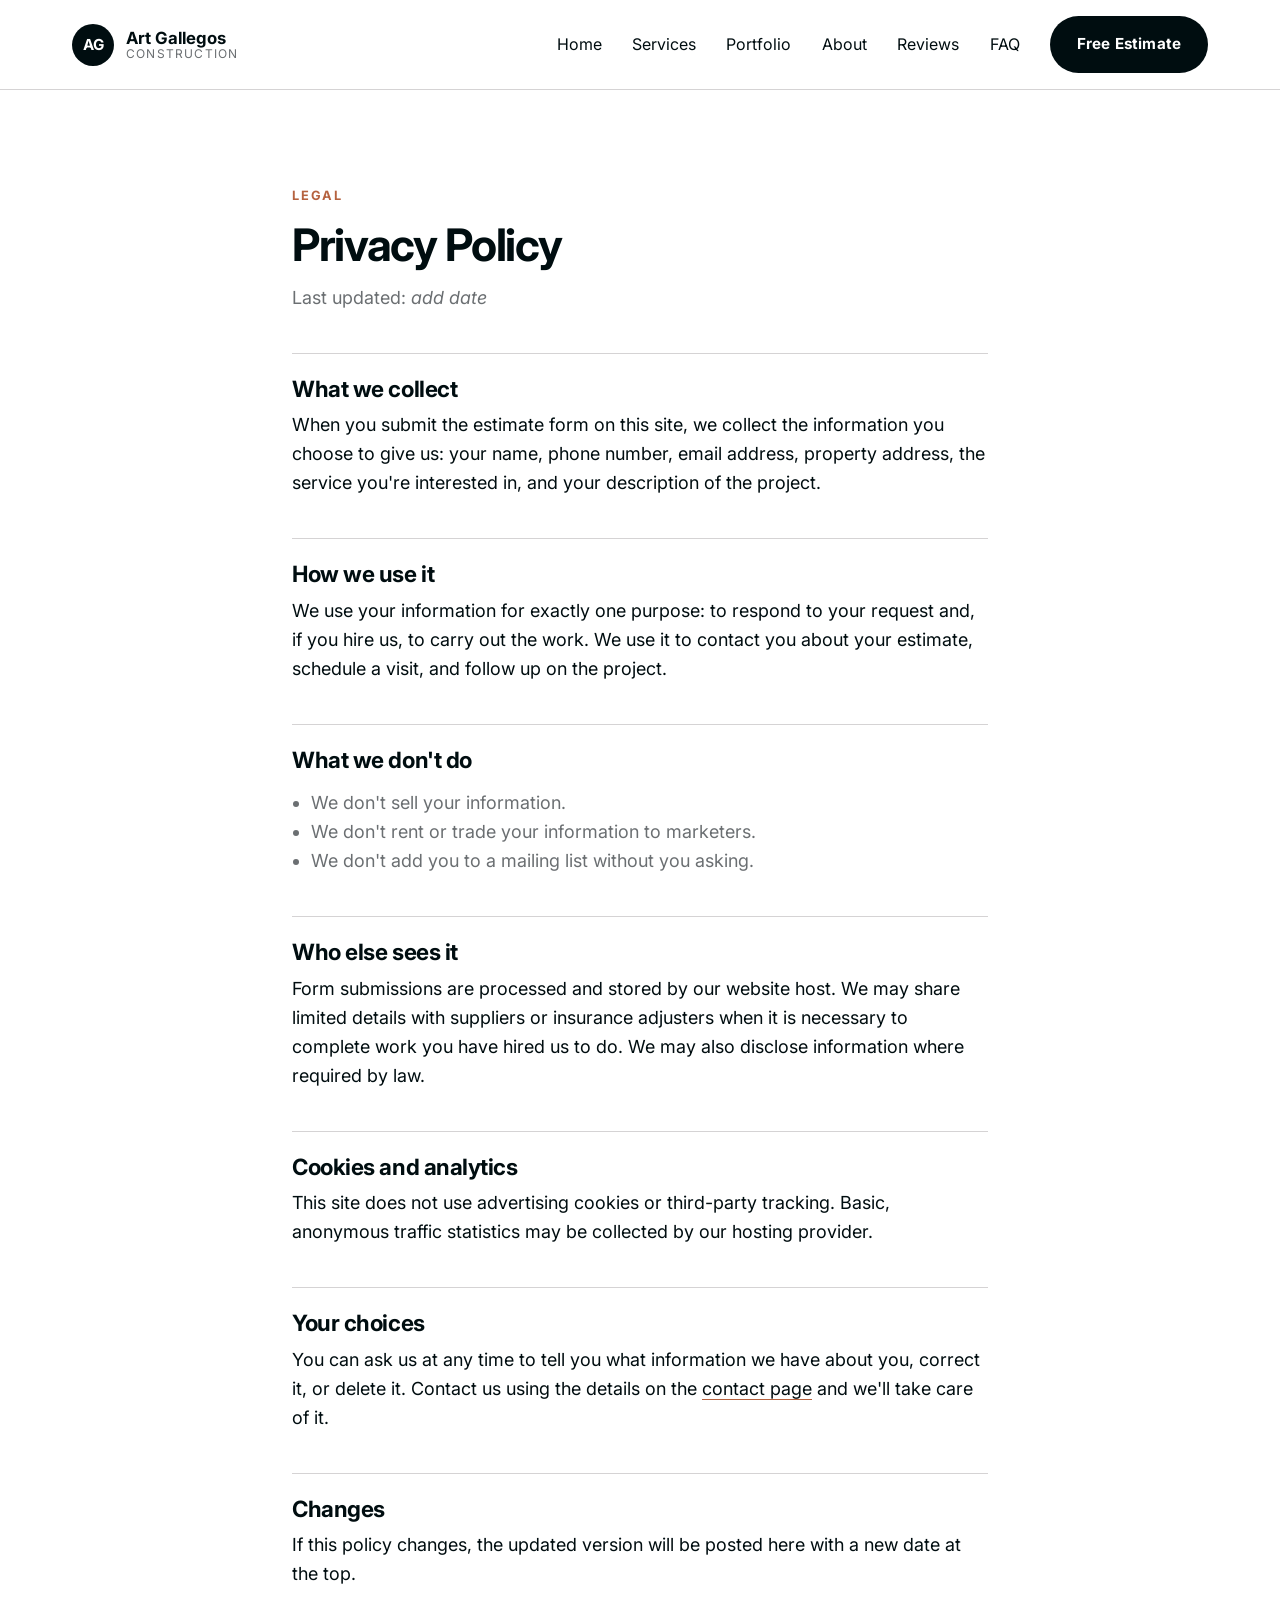
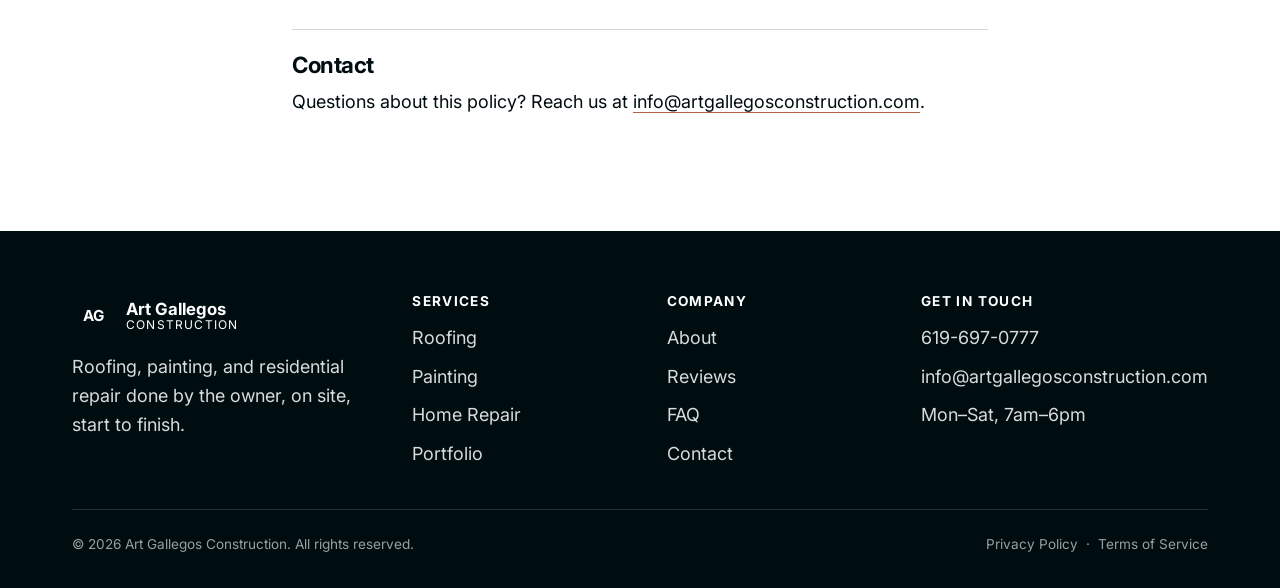
<file: privacy.html>
<!DOCTYPE html>
<html lang="en">
<head>
<meta charset="UTF-8">
<meta name="viewport" content="width=device-width, initial-scale=1">
<title>Privacy Policy | Art Gallegos Construction</title>
<meta name="description" content="Privacy policy for artgallegosconstruction.com.">
<link rel="preconnect" href="https://fonts.googleapis.com">
<link rel="preconnect" href="https://fonts.gstatic.com" crossorigin>
<link href="https://fonts.googleapis.com/css2?family=Inter:wght@400;500;600;700&display=swap" rel="stylesheet">
<link rel="stylesheet" href="styles.css?v=2">
</head>
<body>
<a class="skip-link" href="#main">Skip to content</a>
<!-- ============ HEADER (identical on every page) ============ -->
<header class="site-header">
  <div class="container nav">
    <a class="brand" href="index.html">
      <span class="brand-mark">AG</span>
      <span class="brand-text">
        <span class="brand-name">Art Gallegos</span>
        <span class="brand-sub">Construction</span>
      </span>
    </a>
    <button class="nav-toggle" aria-label="Menu" aria-expanded="false" aria-controls="nav-links"><span></span></button>
    <ul class="nav-links" id="nav-links">
      <li><a href="index.html" >Home</a></li>
      <li><a href="services.html" >Services</a></li>
      <li><a href="portfolio.html" >Portfolio</a></li>
      <li><a href="about.html" >About</a></li>
      <li><a href="testimonials.html" >Reviews</a></li>
      <li><a href="faq.html" >FAQ</a></li>
      <li><a class="btn btn--primary nav-cta" href="contact.html">Free Estimate</a></li>
    </ul>
  </div>
</header>

<main id="main">

  <section class="section">
    <div class="container prose">
      <p class="eyebrow">Legal</p>
      <h1 style="font-size:clamp(2rem,4vw,2.8rem)">Privacy Policy</h1>
      <p class="lead mt-1">Last updated: <em>add date</em></p>

      <!-- TODO: Have this reviewed by a professional before launch. This is a
           reasonable starting draft, not legal advice. -->

      <h2>What we collect</h2>
      <p>When you submit the estimate form on this site, we collect the information you choose to give us: your name, phone number, email address, property address, the service you're interested in, and your description of the project.</p>

      <h2>How we use it</h2>
      <p>We use your information for exactly one purpose: to respond to your request and, if you hire us, to carry out the work. We use it to contact you about your estimate, schedule a visit, and follow up on the project.</p>

      <h2>What we don't do</h2>
      <ul>
        <li>We don't sell your information.</li>
        <li>We don't rent or trade your information to marketers.</li>
        <li>We don't add you to a mailing list without you asking.</li>
      </ul>

      <h2>Who else sees it</h2>
      <p>Form submissions are processed and stored by our website host. We may share limited details with suppliers or insurance adjusters when it is necessary to complete work you have hired us to do. We may also disclose information where required by law.</p>

      <h2>Cookies and analytics</h2>
      <p>This site does not use advertising cookies or third-party tracking. Basic, anonymous traffic statistics may be collected by our hosting provider.</p>

      <h2>Your choices</h2>
      <p>You can ask us at any time to tell you what information we have about you, correct it, or delete it. Contact us using the details on the <a href="contact.html">contact page</a> and we'll take care of it.</p>

      <h2>Changes</h2>
      <p>If this policy changes, the updated version will be posted here with a new date at the top.</p>

      <h2>Contact</h2>
      <p>Questions about this policy? Reach us at <a href="mailto:info@artgallegosconstruction.com">info@artgallegosconstruction.com</a>.</p>
    </div>
  </section>

</main>

<!-- ============ FOOTER (identical on every page) ============ -->
<footer class="site-footer">
  <div class="container">
    <div class="footer-grid">
      <div>
        <a class="brand" href="index.html">
          <span class="brand-mark">AG</span>
          <span class="brand-text">
            <span class="brand-name">Art Gallegos</span>
            <span class="brand-sub">Construction</span>
          </span>
        </a>
        <p style="margin-top:1rem">Roofing, painting, and residential repair done by the owner, on site, start to finish.</p>
      </div>
      <div>
        <h4>Services</h4>
        <ul>
          <li><a href="services.html#roofing">Roofing</a></li>
          <li><a href="services.html#painting">Painting</a></li>
          <li><a href="services.html#repair">Home Repair</a></li>
          <li><a href="portfolio.html">Portfolio</a></li>
        </ul>
      </div>
      <div>
        <h4>Company</h4>
        <ul>
          <li><a href="about.html">About</a></li>
          <li><a href="testimonials.html">Reviews</a></li>
          <li><a href="faq.html">FAQ</a></li>
          <li><a href="contact.html">Contact</a></li>
        </ul>
      </div>
      <div>
        <h4>Get in Touch</h4>
        <ul>
          <!-- TODO: replace with Art's real contact details -->
          <li><a href="tel:+16196970777">619-697-0777</a></li>
          <li><a href="mailto:info@artgallegosconstruction.com">info@artgallegosconstruction.com</a></li>
          <li>Mon&ndash;Sat, 7am&ndash;6pm</li>
        </ul>
      </div>
    </div>
    <div class="footer-bottom">
      <span>&copy; <span data-year>2026</span> Art Gallegos Construction. All rights reserved.</span>
      <span><a href="privacy.html">Privacy Policy</a> &nbsp;&middot;&nbsp; <a href="terms.html">Terms of Service</a></span>
    </div>
  </div>
</footer>

<script src="main.js?v=2"></script>
</body>
</html>
</file>
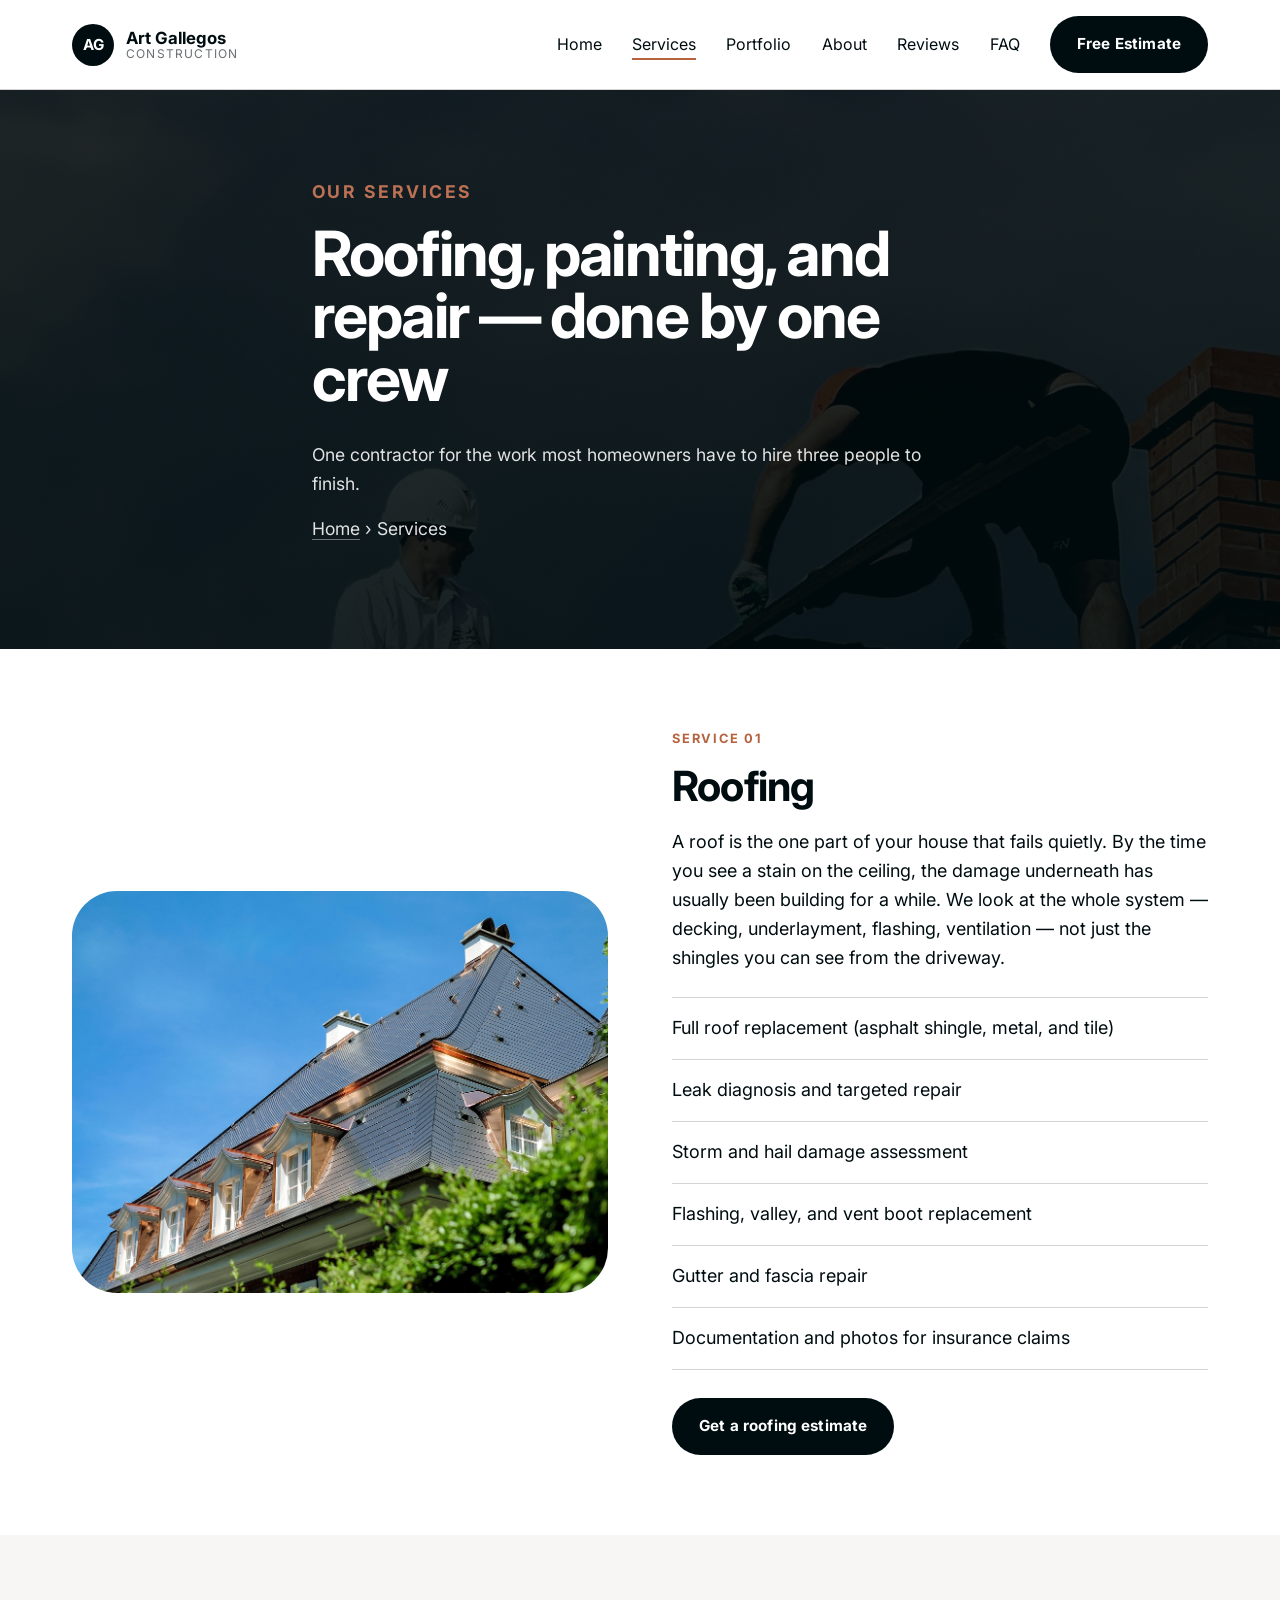
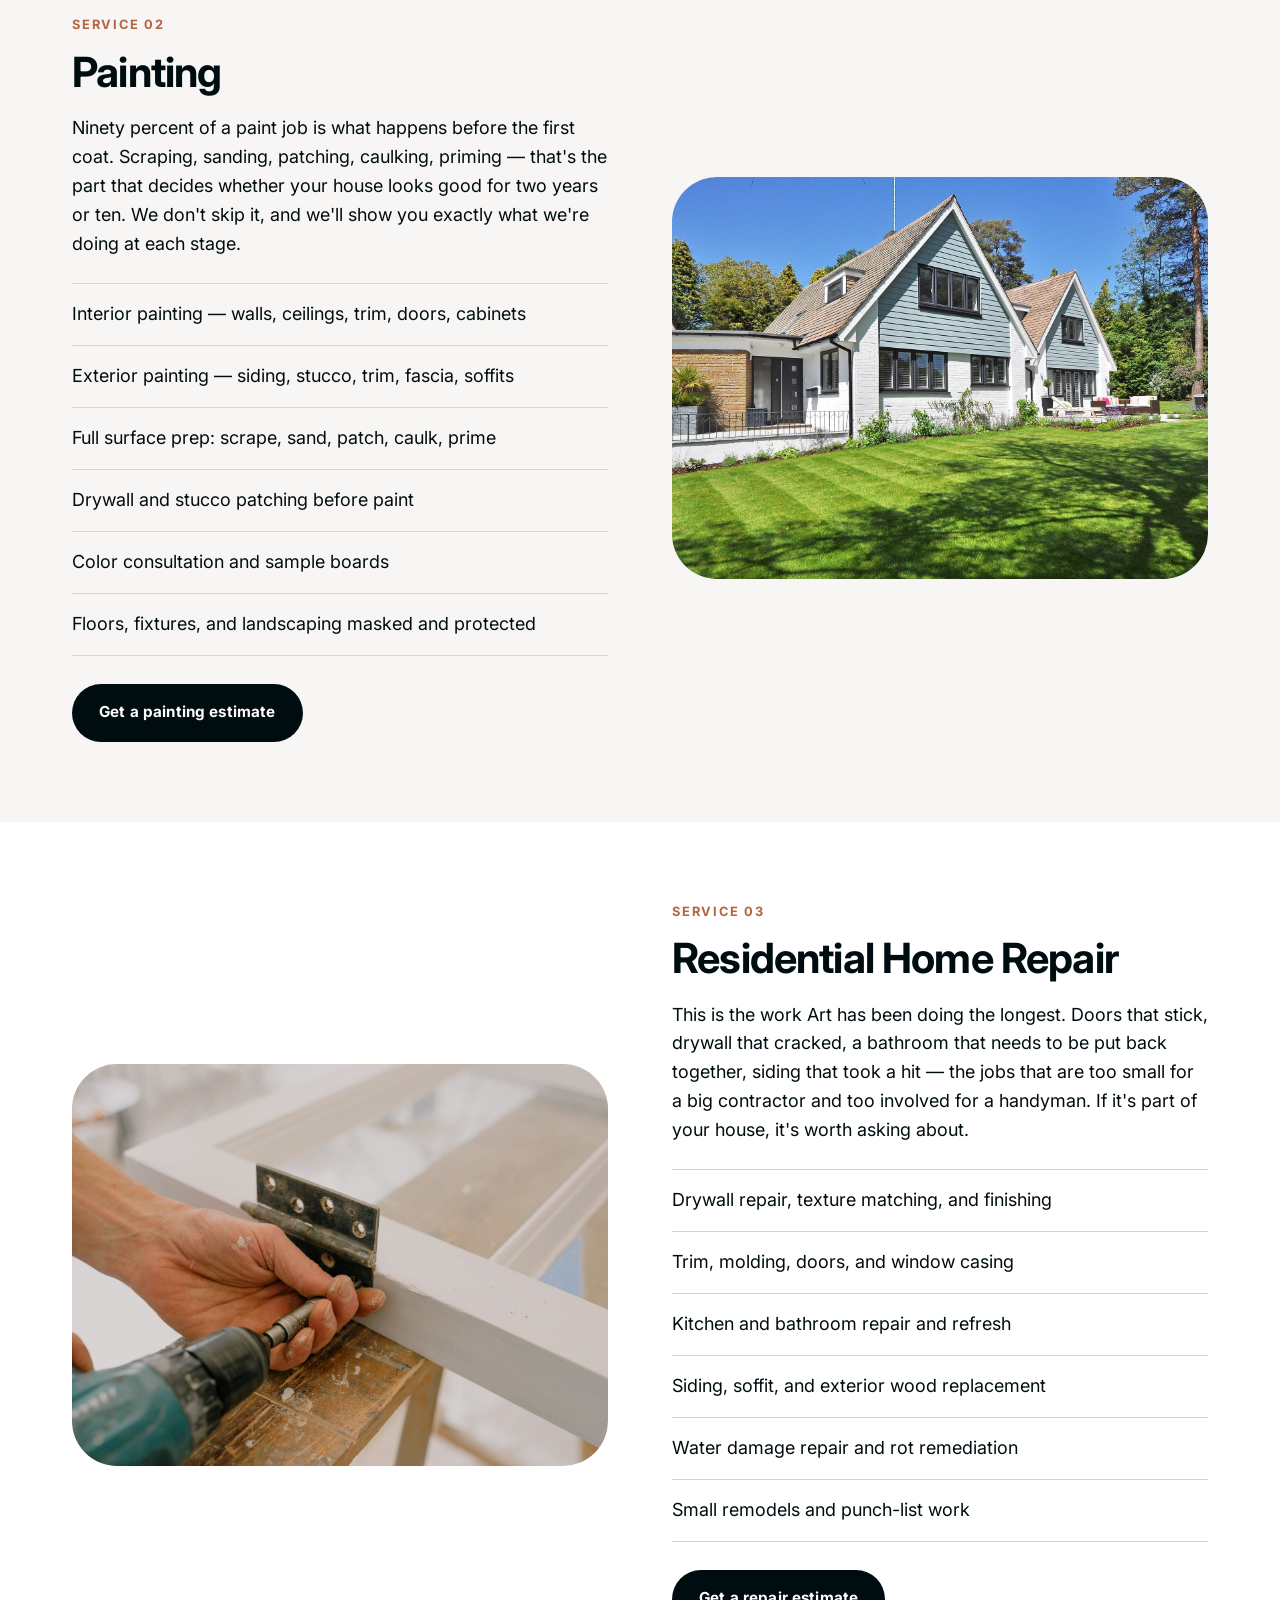
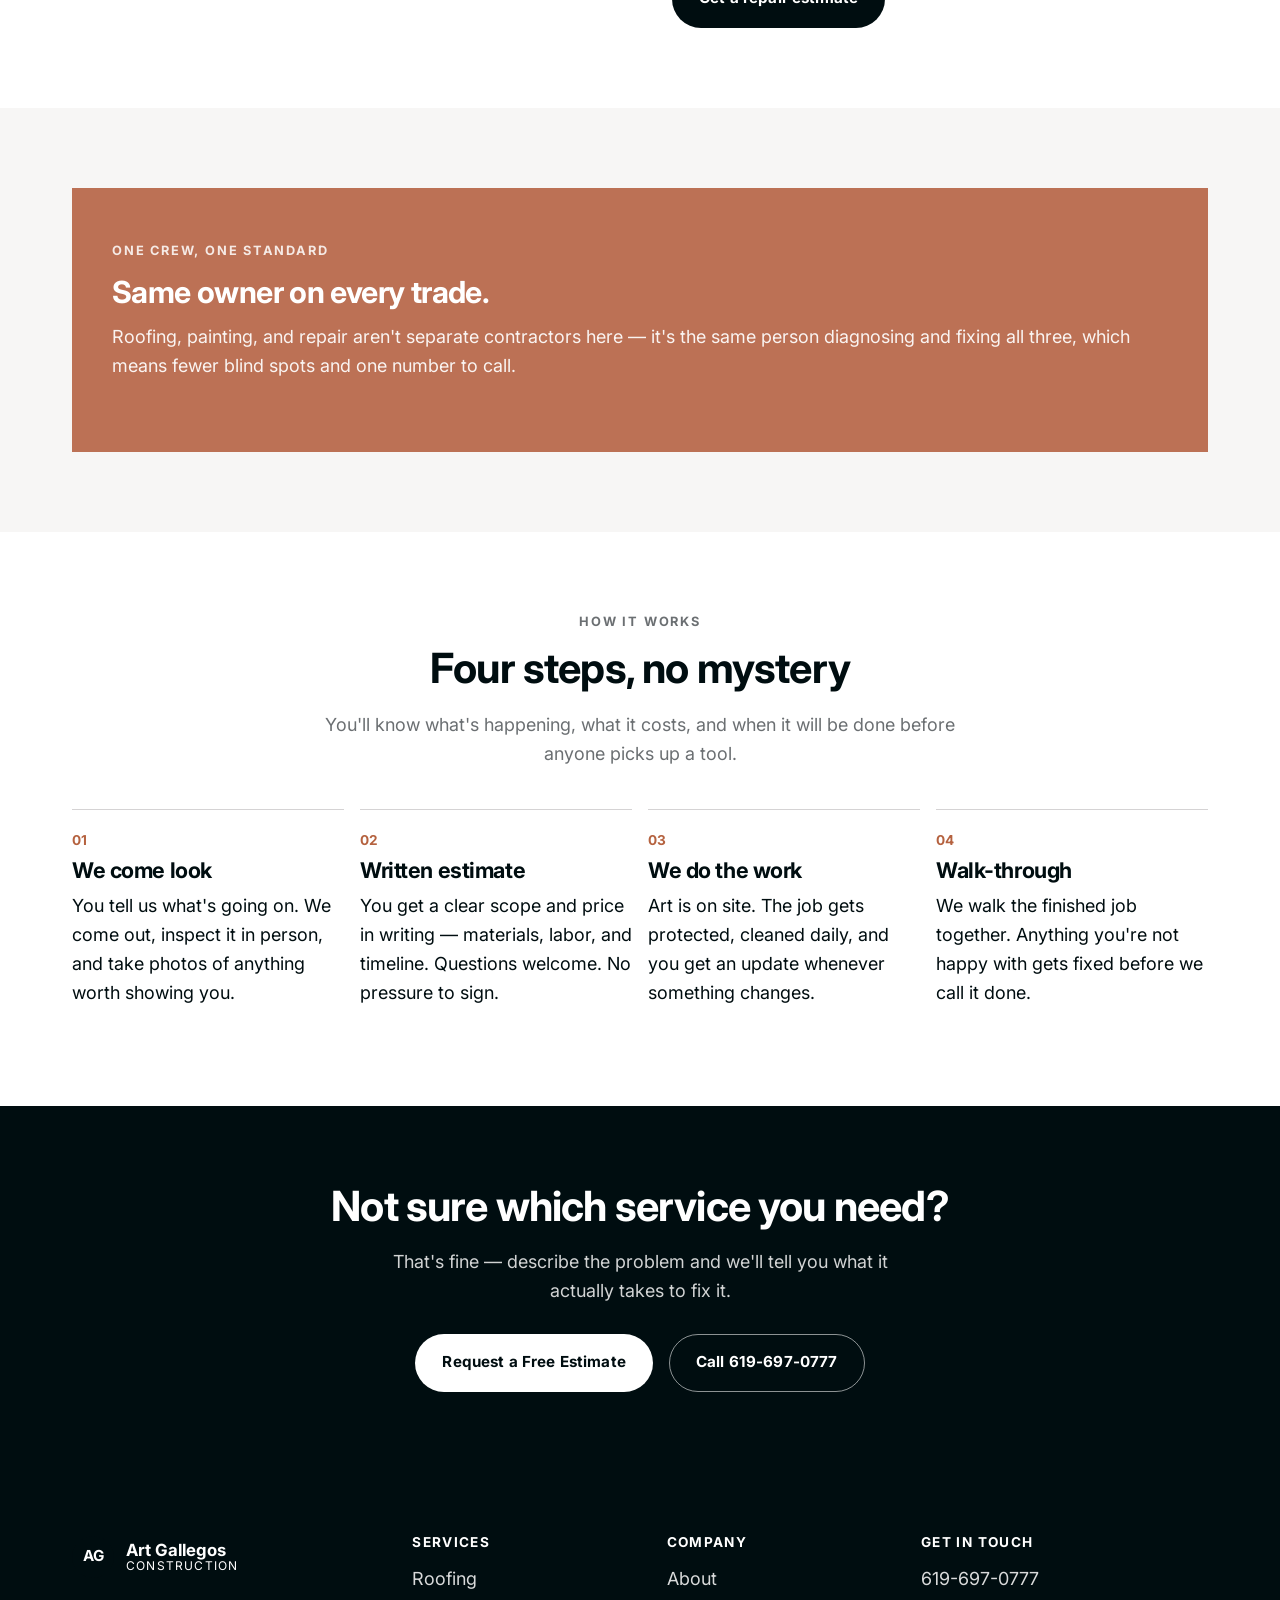
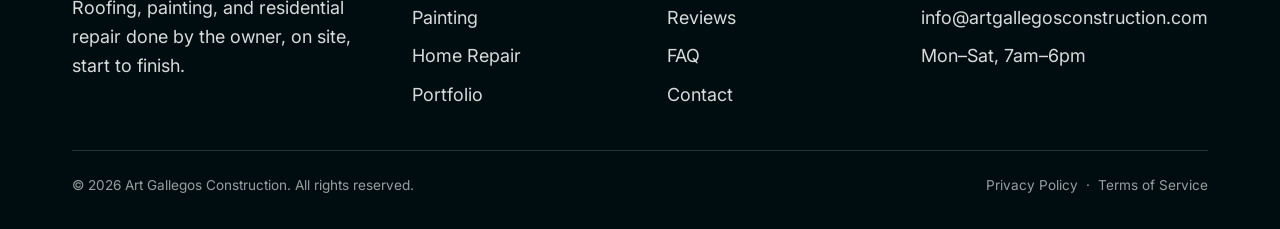
<file: services.html>
<!DOCTYPE html>
<html lang="en">
<head>
<meta charset="UTF-8">
<meta name="viewport" content="width=device-width, initial-scale=1">
<title>Services | Art Gallegos Construction</title>
<meta name="description" content="Roofing, interior and exterior painting, and residential home repair from Art Gallegos Construction. Free written estimates.">
<link rel="preconnect" href="https://fonts.googleapis.com">
<link rel="preconnect" href="https://fonts.gstatic.com" crossorigin>
<link href="https://fonts.googleapis.com/css2?family=Inter:wght@400;500;600;700&display=swap" rel="stylesheet">
<link rel="stylesheet" href="styles.css?v=2">
</head>
<body>
<a class="skip-link" href="#main">Skip to content</a>
<!-- ============ HEADER (identical on every page) ============ -->
<header class="site-header">
  <div class="container nav">
    <a class="brand" href="index.html">
      <span class="brand-mark">AG</span>
      <span class="brand-text">
        <span class="brand-name">Art Gallegos</span>
        <span class="brand-sub">Construction</span>
      </span>
    </a>
    <button class="nav-toggle" aria-label="Menu" aria-expanded="false" aria-controls="nav-links"><span></span></button>
    <ul class="nav-links" id="nav-links">
      <li><a href="index.html" >Home</a></li>
      <li><a href="services.html" class="active">Services</a></li>
      <li><a href="portfolio.html" >Portfolio</a></li>
      <li><a href="about.html" >About</a></li>
      <li><a href="testimonials.html" >Reviews</a></li>
      <li><a href="faq.html" >FAQ</a></li>
      <li><a class="btn btn--primary nav-cta" href="contact.html">Free Estimate</a></li>
    </ul>
  </div>
</header>

<main id="main">

  <!-- ============ PAGE HERO ============ -->
  <section class="hero hero--page" id="pagehero">
    <style>#pagehero::before{background-image:url('images/Premium%20roof%2004.jpg')}</style>
    <div class="container">
      <p class="eyebrow">Our Services</p>
      <h1>Roofing, painting, and repair &mdash; done by one crew</h1>
      <p>One contractor for the work most homeowners have to hire three people to finish.</p>
      <p class="breadcrumb"><a href="index.html">Home</a> &rsaquo; Services</p>
    </div>
  </section>

  <!-- ROOFING -->
  <section class="section" id="roofing">
    <div class="container split">
      <div class="split-media"><img src="images/Art%20G%20Premium%20Roof%2001.jpg" alt="Completed premium roof installation" loading="lazy"></div>
      <div>
        <p class="eyebrow">Service 01</p>
        <h2>Roofing</h2>
        <p>A roof is the one part of your house that fails quietly. By the time you see a stain on the ceiling, the damage underneath has usually been building for a while. We look at the whole system &mdash; decking, underlayment, flashing, ventilation &mdash; not just the shingles you can see from the driveway.</p>
        <ul class="ticks">
          <li>Full roof replacement (asphalt shingle, metal, and tile)</li>
          <li>Leak diagnosis and targeted repair</li>
          <li>Storm and hail damage assessment</li>
          <li>Flashing, valley, and vent boot replacement</li>
          <li>Gutter and fascia repair</li>
          <li>Documentation and photos for insurance claims</li>
        </ul>
        <div class="btn-row"><a class="btn btn--primary" href="contact.html">Get a roofing estimate</a></div>
      </div>
    </div>
  </section>

  <!-- PAINTING -->
  <section class="section section--alt" id="painting">
    <div class="container split split--reverse">
      <div class="split-media"><img src="images/Home%20paint%20exterior%2001.jpg" alt="Exterior house painting project" loading="lazy"></div>
      <div>
        <p class="eyebrow">Service 02</p>
        <h2>Painting</h2>
        <p>Ninety percent of a paint job is what happens before the first coat. Scraping, sanding, patching, caulking, priming &mdash; that's the part that decides whether your house looks good for two years or ten. We don't skip it, and we'll show you exactly what we're doing at each stage.</p>
        <ul class="ticks">
          <li>Interior painting &mdash; walls, ceilings, trim, doors, cabinets</li>
          <li>Exterior painting &mdash; siding, stucco, trim, fascia, soffits</li>
          <li>Full surface prep: scrape, sand, patch, caulk, prime</li>
          <li>Drywall and stucco patching before paint</li>
          <li>Color consultation and sample boards</li>
          <li>Floors, fixtures, and landscaping masked and protected</li>
        </ul>
        <div class="btn-row"><a class="btn btn--primary" href="contact.html">Get a painting estimate</a></div>
      </div>
    </div>
  </section>

  <!-- HOME REPAIR -->
  <section class="section" id="repair">
    <div class="container split">
      <div class="split-media"><img src="images/Interior%20repair%20by%20gallegos%20002.jpg" alt="Interior home repair work" loading="lazy"></div>
      <div>
        <p class="eyebrow">Service 03</p>
        <h2>Residential Home Repair</h2>
        <p>This is the work Art has been doing the longest. Doors that stick, drywall that cracked, a bathroom that needs to be put back together, siding that took a hit &mdash; the jobs that are too small for a big contractor and too involved for a handyman. If it's part of your house, it's worth asking about.</p>
        <ul class="ticks">
          <li>Drywall repair, texture matching, and finishing</li>
          <li>Trim, molding, doors, and window casing</li>
          <li>Kitchen and bathroom repair and refresh</li>
          <li>Siding, soffit, and exterior wood replacement</li>
          <li>Water damage repair and rot remediation</li>
          <li>Small remodels and punch-list work</li>
        </ul>
        <div class="btn-row"><a class="btn btn--primary" href="contact.html">Get a repair estimate</a></div>
      </div>
    </div>
  </section>

  <!-- FEATURED OFFER -->
  <section class="section section--alt">
    <div class="container">
      <div class="featured-card">
        <p class="eyebrow" style="color:rgba(255,255,255,.85)">One Crew, One Standard</p>
        <h3>Same owner on every trade.</h3>
        <p>Roofing, painting, and repair aren't separate contractors here &mdash; it's the same person diagnosing and fixing all three, which means fewer blind spots and one number to call.</p>
      </div>
    </div>
  </section>

  <!-- PROCESS -->
  <section class="section">
    <div class="container">
      <div class="section-head center">
        <p class="eyebrow">How It Works</p>
        <h2>Four steps, no mystery</h2>
        <p>You'll know what's happening, what it costs, and when it will be done before anyone picks up a tool.</p>
      </div>
      <div class="steps">
        <div class="step">
          <h3>We come look</h3>
          <p>You tell us what's going on. We come out, inspect it in person, and take photos of anything worth showing you.</p>
        </div>
        <div class="step">
          <h3>Written estimate</h3>
          <p>You get a clear scope and price in writing &mdash; materials, labor, and timeline. Questions welcome. No pressure to sign.</p>
        </div>
        <div class="step">
          <h3>We do the work</h3>
          <p>Art is on site. The job gets protected, cleaned daily, and you get an update whenever something changes.</p>
        </div>
        <div class="step">
          <h3>Walk-through</h3>
          <p>We walk the finished job together. Anything you're not happy with gets fixed before we call it done.</p>
        </div>
      </div>
    </div>
  </section>

  <!-- ============ CTA BAND ============ -->
  <section class="section cta-band">
    <div class="container">
      <h2>Not sure which service you need?</h2>
      <p>That's fine &mdash; describe the problem and we'll tell you what it actually takes to fix it.</p>
      <div class="btn-row center">
        <a class="btn btn--primary" style="background:var(--white);color:var(--ink)" href="contact.html">Request a Free Estimate</a>
        <!-- TODO: replace with Art's real phone number -->
        <a class="btn btn--outline-light" href="tel:+16196970777">Call 619-697-0777</a>
      </div>
    </div>
  </section>

</main>

<!-- ============ FOOTER (identical on every page) ============ -->
<footer class="site-footer">
  <div class="container">
    <div class="footer-grid">
      <div>
        <a class="brand" href="index.html">
          <span class="brand-mark">AG</span>
          <span class="brand-text">
            <span class="brand-name">Art Gallegos</span>
            <span class="brand-sub">Construction</span>
          </span>
        </a>
        <p style="margin-top:1rem">Roofing, painting, and residential repair done by the owner, on site, start to finish.</p>
      </div>
      <div>
        <h4>Services</h4>
        <ul>
          <li><a href="services.html#roofing">Roofing</a></li>
          <li><a href="services.html#painting">Painting</a></li>
          <li><a href="services.html#repair">Home Repair</a></li>
          <li><a href="portfolio.html">Portfolio</a></li>
        </ul>
      </div>
      <div>
        <h4>Company</h4>
        <ul>
          <li><a href="about.html">About</a></li>
          <li><a href="testimonials.html">Reviews</a></li>
          <li><a href="faq.html">FAQ</a></li>
          <li><a href="contact.html">Contact</a></li>
        </ul>
      </div>
      <div>
        <h4>Get in Touch</h4>
        <ul>
          <!-- TODO: replace with Art's real contact details -->
          <li><a href="tel:+16196970777">619-697-0777</a></li>
          <li><a href="mailto:info@artgallegosconstruction.com">info@artgallegosconstruction.com</a></li>
          <li>Mon&ndash;Sat, 7am&ndash;6pm</li>
        </ul>
      </div>
    </div>
    <div class="footer-bottom">
      <span>&copy; <span data-year>2026</span> Art Gallegos Construction. All rights reserved.</span>
      <span><a href="privacy.html">Privacy Policy</a> &nbsp;&middot;&nbsp; <a href="terms.html">Terms of Service</a></span>
    </div>
  </div>
</footer>

<script src="main.js?v=2"></script>
</body>
</html>
</file>
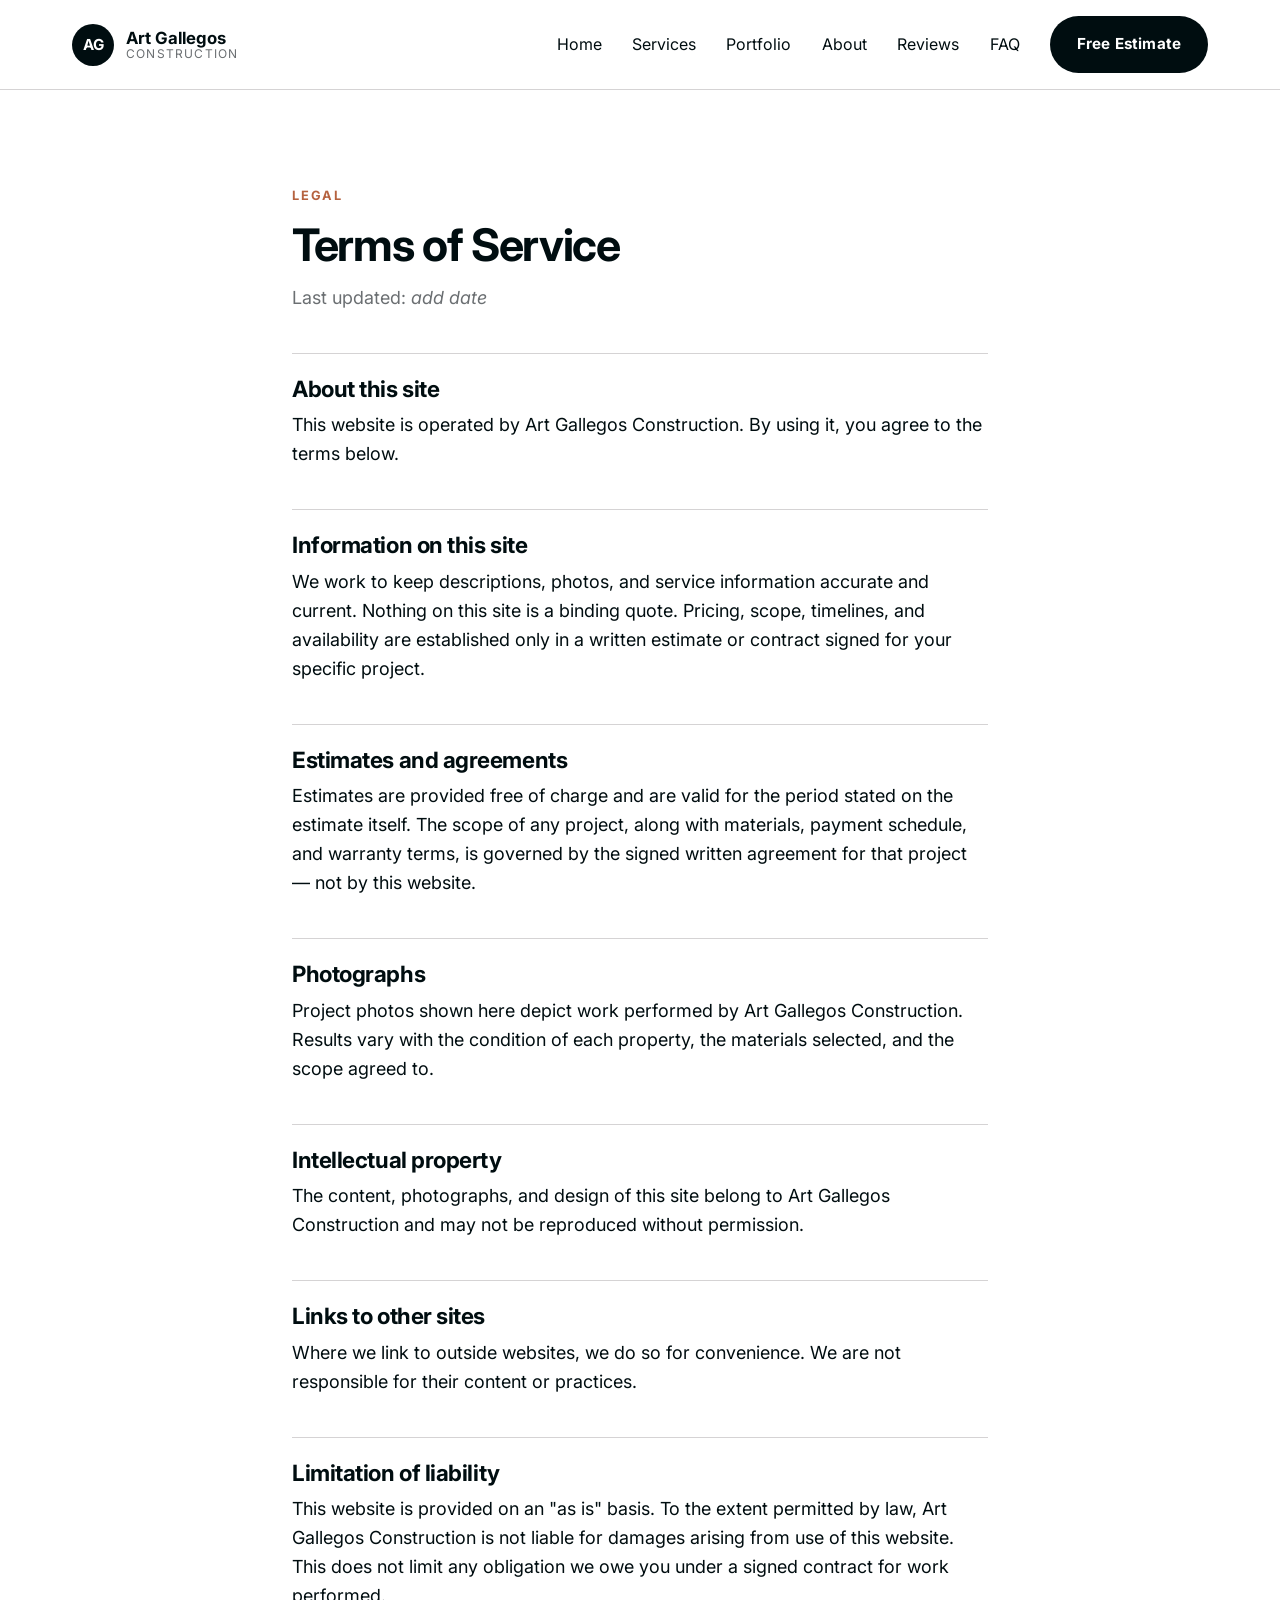
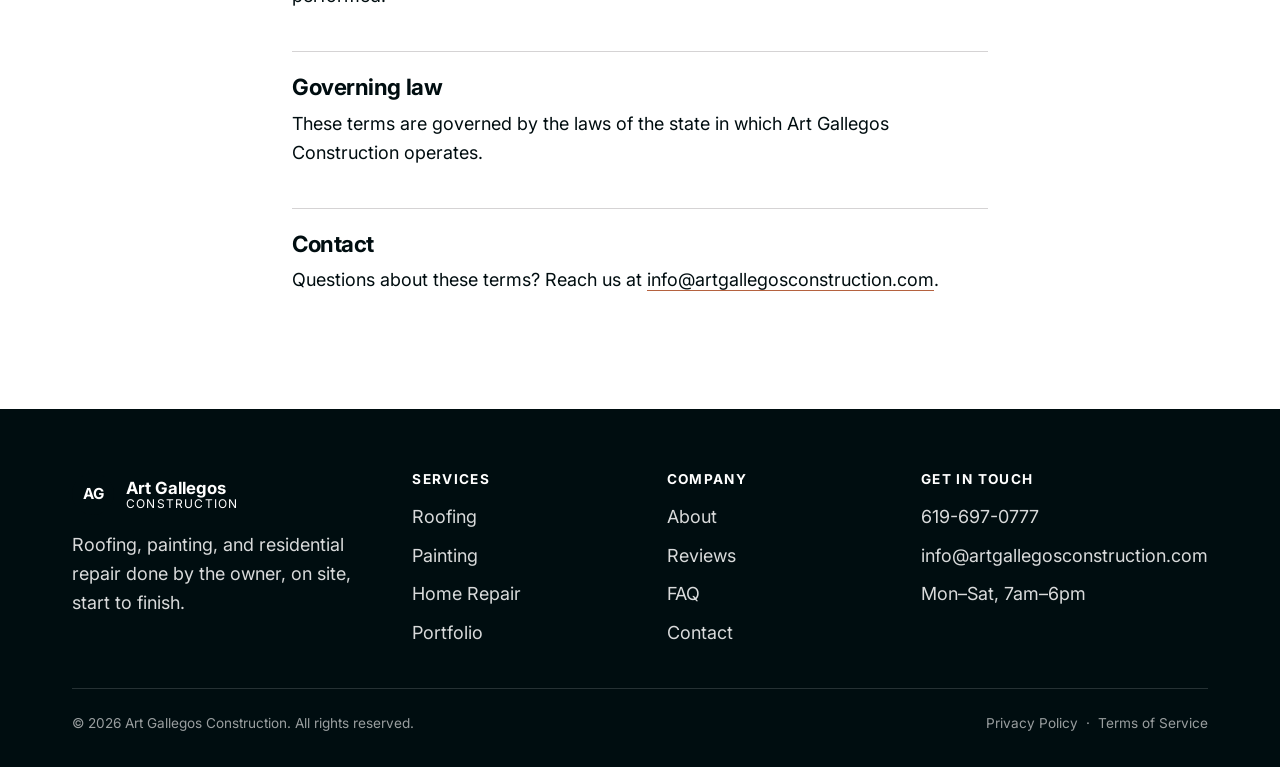
<file: terms.html>
<!DOCTYPE html>
<html lang="en">
<head>
<meta charset="UTF-8">
<meta name="viewport" content="width=device-width, initial-scale=1">
<title>Terms of Service | Art Gallegos Construction</title>
<meta name="description" content="Terms of service for artgallegosconstruction.com.">
<link rel="preconnect" href="https://fonts.googleapis.com">
<link rel="preconnect" href="https://fonts.gstatic.com" crossorigin>
<link href="https://fonts.googleapis.com/css2?family=Inter:wght@400;500;600;700&display=swap" rel="stylesheet">
<link rel="stylesheet" href="styles.css?v=2">
</head>
<body>
<a class="skip-link" href="#main">Skip to content</a>
<!-- ============ HEADER (identical on every page) ============ -->
<header class="site-header">
  <div class="container nav">
    <a class="brand" href="index.html">
      <span class="brand-mark">AG</span>
      <span class="brand-text">
        <span class="brand-name">Art Gallegos</span>
        <span class="brand-sub">Construction</span>
      </span>
    </a>
    <button class="nav-toggle" aria-label="Menu" aria-expanded="false" aria-controls="nav-links"><span></span></button>
    <ul class="nav-links" id="nav-links">
      <li><a href="index.html" >Home</a></li>
      <li><a href="services.html" >Services</a></li>
      <li><a href="portfolio.html" >Portfolio</a></li>
      <li><a href="about.html" >About</a></li>
      <li><a href="testimonials.html" >Reviews</a></li>
      <li><a href="faq.html" >FAQ</a></li>
      <li><a class="btn btn--primary nav-cta" href="contact.html">Free Estimate</a></li>
    </ul>
  </div>
</header>

<main id="main">

  <section class="section">
    <div class="container prose">
      <p class="eyebrow">Legal</p>
      <h1 style="font-size:clamp(2rem,4vw,2.8rem)">Terms of Service</h1>
      <p class="lead mt-1">Last updated: <em>add date</em></p>

      <!-- TODO: Have this reviewed by a professional before launch. This is a
           reasonable starting draft, not legal advice. -->

      <h2>About this site</h2>
      <p>This website is operated by Art Gallegos Construction. By using it, you agree to the terms below.</p>

      <h2>Information on this site</h2>
      <p>We work to keep descriptions, photos, and service information accurate and current. Nothing on this site is a binding quote. Pricing, scope, timelines, and availability are established only in a written estimate or contract signed for your specific project.</p>

      <h2>Estimates and agreements</h2>
      <p>Estimates are provided free of charge and are valid for the period stated on the estimate itself. The scope of any project, along with materials, payment schedule, and warranty terms, is governed by the signed written agreement for that project &mdash; not by this website.</p>

      <h2>Photographs</h2>
      <p>Project photos shown here depict work performed by Art Gallegos Construction. Results vary with the condition of each property, the materials selected, and the scope agreed to.</p>

      <h2>Intellectual property</h2>
      <p>The content, photographs, and design of this site belong to Art Gallegos Construction and may not be reproduced without permission.</p>

      <h2>Links to other sites</h2>
      <p>Where we link to outside websites, we do so for convenience. We are not responsible for their content or practices.</p>

      <h2>Limitation of liability</h2>
      <p>This website is provided on an "as is" basis. To the extent permitted by law, Art Gallegos Construction is not liable for damages arising from use of this website. This does not limit any obligation we owe you under a signed contract for work performed.</p>

      <h2>Governing law</h2>
      <p>These terms are governed by the laws of the state in which Art Gallegos Construction operates.</p>

      <h2>Contact</h2>
      <p>Questions about these terms? Reach us at <a href="mailto:info@artgallegosconstruction.com">info@artgallegosconstruction.com</a>.</p>
    </div>
  </section>

</main>

<!-- ============ FOOTER (identical on every page) ============ -->
<footer class="site-footer">
  <div class="container">
    <div class="footer-grid">
      <div>
        <a class="brand" href="index.html">
          <span class="brand-mark">AG</span>
          <span class="brand-text">
            <span class="brand-name">Art Gallegos</span>
            <span class="brand-sub">Construction</span>
          </span>
        </a>
        <p style="margin-top:1rem">Roofing, painting, and residential repair done by the owner, on site, start to finish.</p>
      </div>
      <div>
        <h4>Services</h4>
        <ul>
          <li><a href="services.html#roofing">Roofing</a></li>
          <li><a href="services.html#painting">Painting</a></li>
          <li><a href="services.html#repair">Home Repair</a></li>
          <li><a href="portfolio.html">Portfolio</a></li>
        </ul>
      </div>
      <div>
        <h4>Company</h4>
        <ul>
          <li><a href="about.html">About</a></li>
          <li><a href="testimonials.html">Reviews</a></li>
          <li><a href="faq.html">FAQ</a></li>
          <li><a href="contact.html">Contact</a></li>
        </ul>
      </div>
      <div>
        <h4>Get in Touch</h4>
        <ul>
          <!-- TODO: replace with Art's real contact details -->
          <li><a href="tel:+16196970777">619-697-0777</a></li>
          <li><a href="mailto:info@artgallegosconstruction.com">info@artgallegosconstruction.com</a></li>
          <li>Mon&ndash;Sat, 7am&ndash;6pm</li>
        </ul>
      </div>
    </div>
    <div class="footer-bottom">
      <span>&copy; <span data-year>2026</span> Art Gallegos Construction. All rights reserved.</span>
      <span><a href="privacy.html">Privacy Policy</a> &nbsp;&middot;&nbsp; <a href="terms.html">Terms of Service</a></span>
    </div>
  </div>
</footer>

<script src="main.js?v=2"></script>
</body>
</html>
</file>
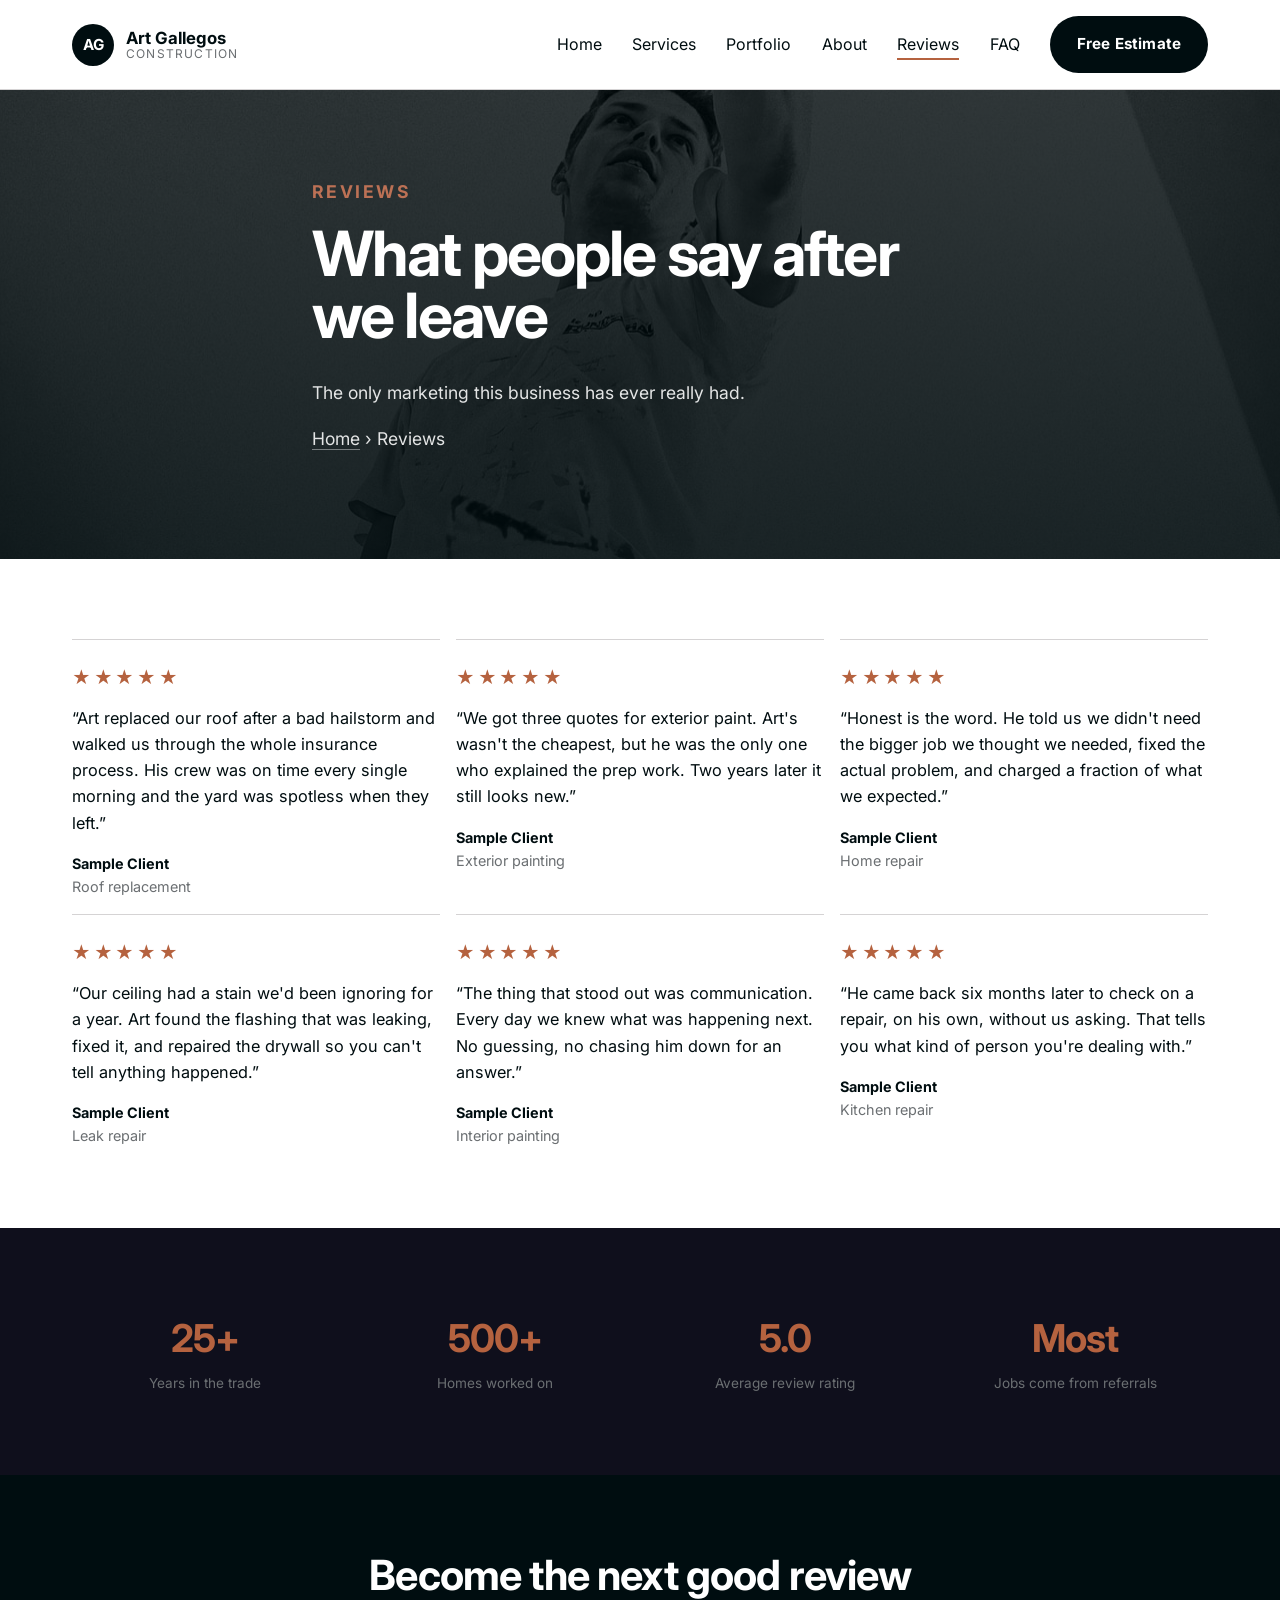
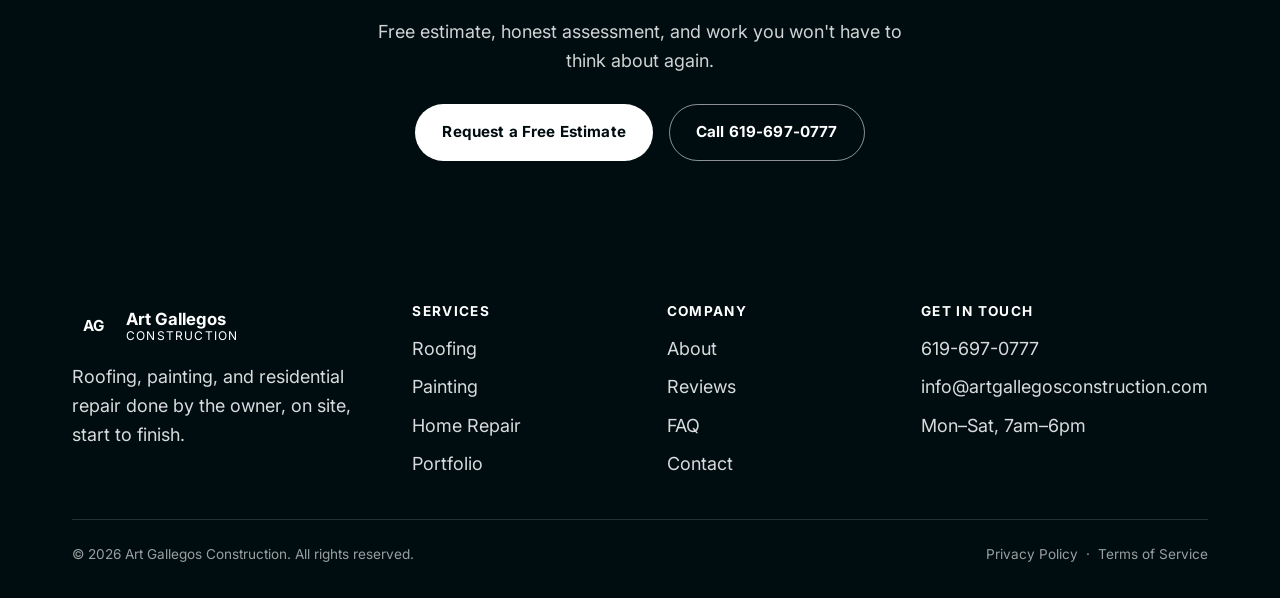
<file: testimonials.html>
<!DOCTYPE html>
<html lang="en">
<head>
<meta charset="UTF-8">
<meta name="viewport" content="width=device-width, initial-scale=1">
<title>Reviews | Art Gallegos Construction</title>
<meta name="description" content="Real reviews from Art Gallegos Construction customers on roofing, painting, and home repair projects.">
<link rel="preconnect" href="https://fonts.googleapis.com">
<link rel="preconnect" href="https://fonts.gstatic.com" crossorigin>
<link href="https://fonts.googleapis.com/css2?family=Inter:wght@400;500;600;700&display=swap" rel="stylesheet">
<link rel="stylesheet" href="styles.css?v=2">
</head>
<body>
<a class="skip-link" href="#main">Skip to content</a>
<!-- ============ HEADER (identical on every page) ============ -->
<header class="site-header">
  <div class="container nav">
    <a class="brand" href="index.html">
      <span class="brand-mark">AG</span>
      <span class="brand-text">
        <span class="brand-name">Art Gallegos</span>
        <span class="brand-sub">Construction</span>
      </span>
    </a>
    <button class="nav-toggle" aria-label="Menu" aria-expanded="false" aria-controls="nav-links"><span></span></button>
    <ul class="nav-links" id="nav-links">
      <li><a href="index.html" >Home</a></li>
      <li><a href="services.html" >Services</a></li>
      <li><a href="portfolio.html" >Portfolio</a></li>
      <li><a href="about.html" >About</a></li>
      <li><a href="testimonials.html" class="active">Reviews</a></li>
      <li><a href="faq.html" >FAQ</a></li>
      <li><a class="btn btn--primary nav-cta" href="contact.html">Free Estimate</a></li>
    </ul>
  </div>
</header>

<main id="main">

  <!-- ============ PAGE HERO ============ -->
  <section class="hero hero--page" id="pagehero">
    <style>#pagehero::before{background-image:url('images/Interior%20expert%20painter%2002.jpg')}</style>
    <div class="container">
      <p class="eyebrow">Reviews</p>
      <h1>What people say after we leave</h1>
      <p>The only marketing this business has ever really had.</p>
      <p class="breadcrumb"><a href="index.html">Home</a> &rsaquo; Reviews</p>
    </div>
  </section>

  <section class="section">
    <div class="container">
      <!-- TODO: Replace every review below with real customer feedback.
           Ask Art for permission and use first name + last initial, e.g. "Maria R."
           Placeholder reviews should NOT stay on the live site. -->
      <div class="grid grid-3">
        <figure class="quote">
          <div class="quote-stars" aria-label="5 out of 5 stars">&#9733;&#9733;&#9733;&#9733;&#9733;</div>
          <blockquote>&ldquo;Art replaced our roof after a bad hailstorm and walked us through the whole insurance process. His crew was on time every single morning and the yard was spotless when they left.&rdquo;</blockquote>
          <figcaption><strong>Sample Client</strong>Roof replacement</figcaption>
        </figure>
        <figure class="quote">
          <div class="quote-stars" aria-label="5 out of 5 stars">&#9733;&#9733;&#9733;&#9733;&#9733;</div>
          <blockquote>&ldquo;We got three quotes for exterior paint. Art's wasn't the cheapest, but he was the only one who explained the prep work. Two years later it still looks new.&rdquo;</blockquote>
          <figcaption><strong>Sample Client</strong>Exterior painting</figcaption>
        </figure>
        <figure class="quote">
          <div class="quote-stars" aria-label="5 out of 5 stars">&#9733;&#9733;&#9733;&#9733;&#9733;</div>
          <blockquote>&ldquo;Honest is the word. He told us we didn't need the bigger job we thought we needed, fixed the actual problem, and charged a fraction of what we expected.&rdquo;</blockquote>
          <figcaption><strong>Sample Client</strong>Home repair</figcaption>
        </figure>
        <figure class="quote">
          <div class="quote-stars" aria-label="5 out of 5 stars">&#9733;&#9733;&#9733;&#9733;&#9733;</div>
          <blockquote>&ldquo;Our ceiling had a stain we'd been ignoring for a year. Art found the flashing that was leaking, fixed it, and repaired the drywall so you can't tell anything happened.&rdquo;</blockquote>
          <figcaption><strong>Sample Client</strong>Leak repair</figcaption>
        </figure>
        <figure class="quote">
          <div class="quote-stars" aria-label="5 out of 5 stars">&#9733;&#9733;&#9733;&#9733;&#9733;</div>
          <blockquote>&ldquo;The thing that stood out was communication. Every day we knew what was happening next. No guessing, no chasing him down for an answer.&rdquo;</blockquote>
          <figcaption><strong>Sample Client</strong>Interior painting</figcaption>
        </figure>
        <figure class="quote">
          <div class="quote-stars" aria-label="5 out of 5 stars">&#9733;&#9733;&#9733;&#9733;&#9733;</div>
          <blockquote>&ldquo;He came back six months later to check on a repair, on his own, without us asking. That tells you what kind of person you're dealing with.&rdquo;</blockquote>
          <figcaption><strong>Sample Client</strong>Kitchen repair</figcaption>
        </figure>
      </div>
    </div>
  </section>

  <section class="section section--dark">
    <div class="container">
      <div class="stats">
        <div><div class="stat-num">25+</div><div class="stat-label">Years in the trade</div></div>
        <div><div class="stat-num">500+</div><div class="stat-label">Homes worked on</div></div>
        <div><div class="stat-num">5.0</div><div class="stat-label">Average review rating</div></div>
        <div><div class="stat-num">Most</div><div class="stat-label">Jobs come from referrals</div></div>
      </div>
    </div>
  </section>

  <!-- ============ CTA BAND ============ -->
  <section class="section cta-band">
    <div class="container">
      <h2>Become the next good review</h2>
      <p>Free estimate, honest assessment, and work you won't have to think about again.</p>
      <div class="btn-row center">
        <a class="btn btn--primary" style="background:var(--white);color:var(--ink)" href="contact.html">Request a Free Estimate</a>
        <!-- TODO: replace with Art's real phone number -->
        <a class="btn btn--outline-light" href="tel:+16196970777">Call 619-697-0777</a>
      </div>
    </div>
  </section>

</main>

<!-- ============ FOOTER (identical on every page) ============ -->
<footer class="site-footer">
  <div class="container">
    <div class="footer-grid">
      <div>
        <a class="brand" href="index.html">
          <span class="brand-mark">AG</span>
          <span class="brand-text">
            <span class="brand-name">Art Gallegos</span>
            <span class="brand-sub">Construction</span>
          </span>
        </a>
        <p style="margin-top:1rem">Roofing, painting, and residential repair done by the owner, on site, start to finish.</p>
      </div>
      <div>
        <h4>Services</h4>
        <ul>
          <li><a href="services.html#roofing">Roofing</a></li>
          <li><a href="services.html#painting">Painting</a></li>
          <li><a href="services.html#repair">Home Repair</a></li>
          <li><a href="portfolio.html">Portfolio</a></li>
        </ul>
      </div>
      <div>
        <h4>Company</h4>
        <ul>
          <li><a href="about.html">About</a></li>
          <li><a href="testimonials.html">Reviews</a></li>
          <li><a href="faq.html">FAQ</a></li>
          <li><a href="contact.html">Contact</a></li>
        </ul>
      </div>
      <div>
        <h4>Get in Touch</h4>
        <ul>
          <!-- TODO: replace with Art's real contact details -->
          <li><a href="tel:+16196970777">619-697-0777</a></li>
          <li><a href="mailto:info@artgallegosconstruction.com">info@artgallegosconstruction.com</a></li>
          <li>Mon&ndash;Sat, 7am&ndash;6pm</li>
        </ul>
      </div>
    </div>
    <div class="footer-bottom">
      <span>&copy; <span data-year>2026</span> Art Gallegos Construction. All rights reserved.</span>
      <span><a href="privacy.html">Privacy Policy</a> &nbsp;&middot;&nbsp; <a href="terms.html">Terms of Service</a></span>
    </div>
  </div>
</footer>

<script src="main.js?v=2"></script>
</body>
</html>
</file>
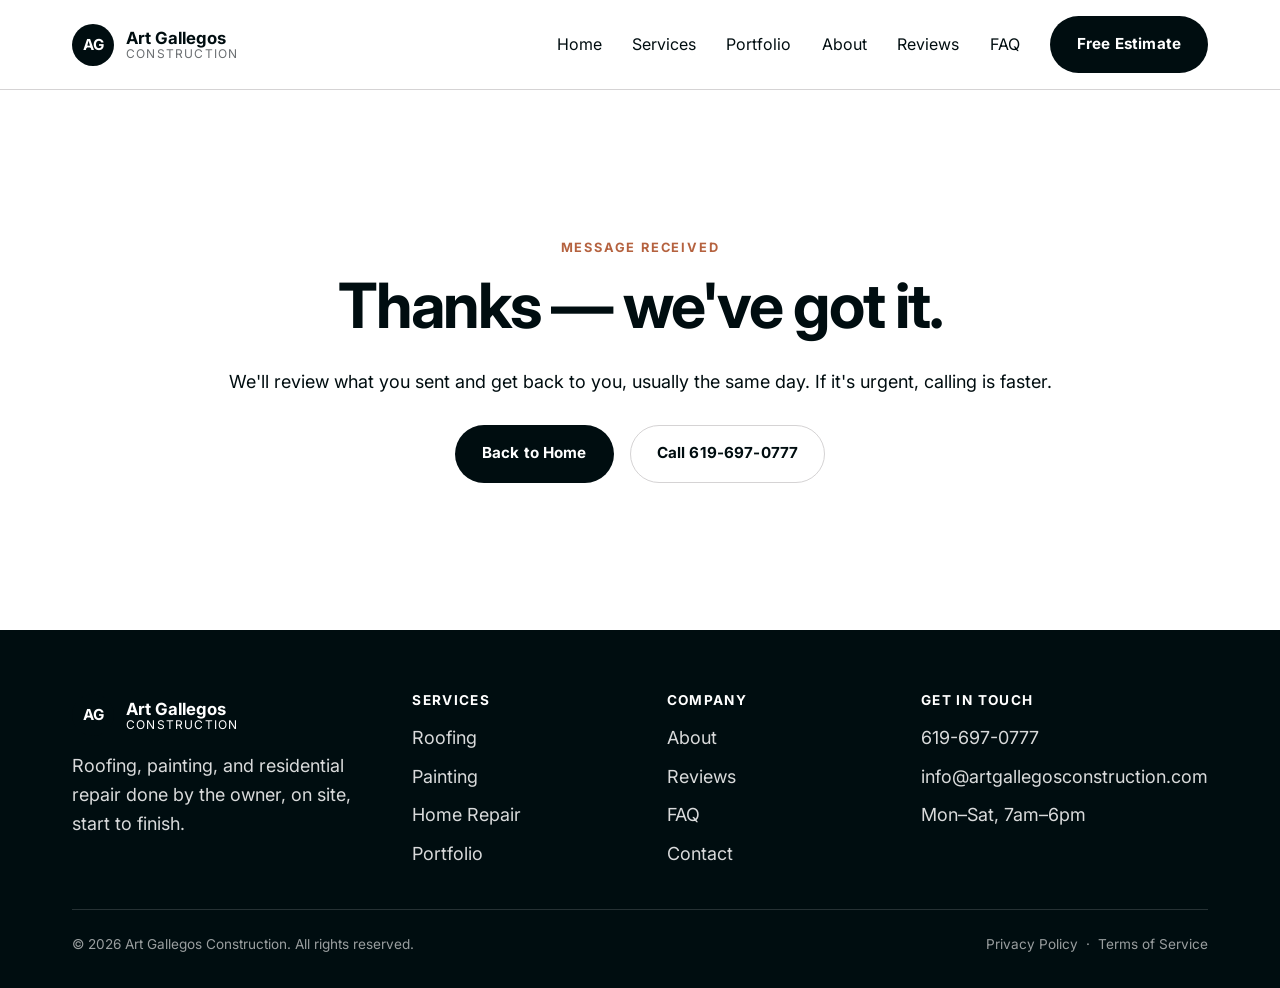
<file: thank-you.html>
<!DOCTYPE html>
<html lang="en">
<head>
<meta charset="UTF-8">
<meta name="viewport" content="width=device-width, initial-scale=1">
<title>Thank You | Art Gallegos Construction</title>
<meta name="description" content="Your request has been received.">
<link rel="preconnect" href="https://fonts.googleapis.com">
<link rel="preconnect" href="https://fonts.gstatic.com" crossorigin>
<link href="https://fonts.googleapis.com/css2?family=Inter:wght@400;500;600;700&display=swap" rel="stylesheet">
<link rel="stylesheet" href="styles.css?v=2">
</head>
<body>
<a class="skip-link" href="#main">Skip to content</a>
<!-- ============ HEADER (identical on every page) ============ -->
<header class="site-header">
  <div class="container nav">
    <a class="brand" href="index.html">
      <span class="brand-mark">AG</span>
      <span class="brand-text">
        <span class="brand-name">Art Gallegos</span>
        <span class="brand-sub">Construction</span>
      </span>
    </a>
    <button class="nav-toggle" aria-label="Menu" aria-expanded="false" aria-controls="nav-links"><span></span></button>
    <ul class="nav-links" id="nav-links">
      <li><a href="index.html" >Home</a></li>
      <li><a href="services.html" >Services</a></li>
      <li><a href="portfolio.html" >Portfolio</a></li>
      <li><a href="about.html" >About</a></li>
      <li><a href="testimonials.html" >Reviews</a></li>
      <li><a href="faq.html" >FAQ</a></li>
      <li><a class="btn btn--primary nav-cta" href="contact.html">Free Estimate</a></li>
    </ul>
  </div>
</header>

<main id="main">

  <section class="section" style="min-height:60vh;display:grid;place-items:center">
    <div class="container center">
      <p class="eyebrow">Message Received</p>
      <h1>Thanks &mdash; we've got it.</h1>
      <p style="margin:1.25rem auto 0">We'll review what you sent and get back to you, usually the same day. If it's urgent, calling is faster.</p>
      <div class="btn-row center">
        <a class="btn btn--primary" href="index.html">Back to Home</a>
        <!-- TODO: replace with Art's real phone number -->
        <a class="btn btn--ghost" href="tel:+16196970777">Call 619-697-0777</a>
      </div>
    </div>
  </section>

</main>

<!-- ============ FOOTER (identical on every page) ============ -->
<footer class="site-footer">
  <div class="container">
    <div class="footer-grid">
      <div>
        <a class="brand" href="index.html">
          <span class="brand-mark">AG</span>
          <span class="brand-text">
            <span class="brand-name">Art Gallegos</span>
            <span class="brand-sub">Construction</span>
          </span>
        </a>
        <p style="margin-top:1rem">Roofing, painting, and residential repair done by the owner, on site, start to finish.</p>
      </div>
      <div>
        <h4>Services</h4>
        <ul>
          <li><a href="services.html#roofing">Roofing</a></li>
          <li><a href="services.html#painting">Painting</a></li>
          <li><a href="services.html#repair">Home Repair</a></li>
          <li><a href="portfolio.html">Portfolio</a></li>
        </ul>
      </div>
      <div>
        <h4>Company</h4>
        <ul>
          <li><a href="about.html">About</a></li>
          <li><a href="testimonials.html">Reviews</a></li>
          <li><a href="faq.html">FAQ</a></li>
          <li><a href="contact.html">Contact</a></li>
        </ul>
      </div>
      <div>
        <h4>Get in Touch</h4>
        <ul>
          <!-- TODO: replace with Art's real contact details -->
          <li><a href="tel:+16196970777">619-697-0777</a></li>
          <li><a href="mailto:info@artgallegosconstruction.com">info@artgallegosconstruction.com</a></li>
          <li>Mon&ndash;Sat, 7am&ndash;6pm</li>
        </ul>
      </div>
    </div>
    <div class="footer-bottom">
      <span>&copy; <span data-year>2026</span> Art Gallegos Construction. All rights reserved.</span>
      <span><a href="privacy.html">Privacy Policy</a> &nbsp;&middot;&nbsp; <a href="terms.html">Terms of Service</a></span>
    </div>
  </div>
</footer>

<script src="main.js?v=2"></script>
</body>
</html>
</file>
<file: styles.css>
/* ==========================================================================
   Art Gallegos Construction — Design System
   Architecture adapted from a monochrome + single-accent editorial system:
   bold tight-tracking display type, full-pill buttons, hairline dividers,
   zero shadows, alternating light/dark section bands.
   ========================================================================== */

:root {
  /* Colors */
  --ink:        #000d10;   /* primary text, filled buttons, footer, icon strokes */
  --white:      #ffffff;   /* canvas, card surfaces, button text on dark */
  --ash:        #6b6f72;   /* secondary body text, muted labels (darkened from #8e8e95 for AA contrast on white) */
  --ash-on-dark:#a7abae;   /* secondary text on dark bands */
  --pebble:     #d5d3d4;   /* hairline borders, dividers */
  --midnight:   #0f0f1c;   /* dark section backgrounds */
  --charcoal:   #151623;   /* elevated dark panels */
  --clay:       #b5623f;   /* single warm accent — darkened from #bc7155 for AA text contrast */
  --clay-tint:  #bc7155;   /* clay for large surfaces / non-text use */

  /* Type */
  --font: 'Inter', 'Helvetica Neue', Arial, sans-serif;

  /* Layout */
  --max: 1200px;
  --section-gap: clamp(3.5rem, 7vw, 5rem);
  --card-pad: 22px;
  --gap: 16px;

  /* Radius */
  --r-pill: 1000px;
  --r-decorative: 45px;
}

* { box-sizing: border-box; }
html { scroll-behavior: smooth; }
body {
  margin: 0;
  font-family: var(--font);
  color: var(--ink);
  background: var(--white);
  font-size: 18px;
  line-height: 1.61;
  -webkit-font-smoothing: antialiased;
}
img { max-width: 100%; display: block; }
a { color: inherit; text-decoration: none; }
.container { max-width: var(--max); margin-inline: auto; padding-inline: clamp(1.25rem, 4vw, 2rem); }
.skip-link { position: absolute; left: -999px; top: 0; background: var(--ink); color: var(--white); padding: .75rem 1rem; z-index: 999; }
.skip-link:focus { left: 1rem; top: 1rem; }

/* ---------- Typography scale ---------- */
h1, h2, h3, h4 { font-weight: 700; line-height: 1; margin: 0 0 .5em; letter-spacing: -0.02em; }
h1 { font-size: clamp(2.4rem, 5.5vw, 3.9rem); letter-spacing: -0.03em; }
h2 { font-size: clamp(1.9rem, 4vw, 2.6rem); }
h3 { font-size: 1.35rem; }
p { margin: 0 0 1em; }
.eyebrow {
  font-size: .8rem; font-weight: 700; letter-spacing: .14em; text-transform: uppercase;
  color: var(--clay); margin: 0 0 1rem;
}
.section--dark .eyebrow { color: var(--clay-tint); }

/* ---------- Sections ---------- */
.section { padding-block: var(--section-gap); }
.section--alt { background: #f7f6f5; }
.section--dark { background: var(--midnight); color: var(--white); }
.section--dark .ash, .section--dark p:not(.eyebrow) { color: var(--ash-on-dark); }
.section-head { max-width: 640px; margin-bottom: 2.5rem; }
.section-head.center { margin-inline: auto; text-align: center; }
.section-head p { color: var(--ash); }
.section--dark .section-head p { color: var(--ash-on-dark); }

/* ---------- Buttons: full pill, no shadow ---------- */
.btn {
  display: inline-flex; align-items: center; justify-content: center;
  padding: 15px 26px 16px; border-radius: var(--r-pill);
  font-size: .95rem; font-weight: 700; letter-spacing: .01em;
  border: 1px solid transparent; cursor: pointer; transition: opacity .15s ease;
}
.btn:hover { opacity: .82; }
.btn--primary { background: var(--ink); color: var(--white); }
.btn--outline-light { background: transparent; color: var(--white); border-color: rgba(255,255,255,.55); }
.btn--outline-light:hover { border-color: var(--white); opacity: 1; background: rgba(255,255,255,.08); }
.btn--ghost { background: transparent; color: var(--ink); border-color: var(--pebble); }
.btn--ghost:hover { border-color: var(--ink); opacity: 1; }
.btn-row { display: flex; flex-wrap: wrap; gap: 1rem; margin-top: 1.75rem; }
.btn-row.center { justify-content: center; }

/* ---------- Header / Nav ---------- */
.site-header { position: sticky; top: 0; z-index: 50; background: rgba(255,255,255,.92); backdrop-filter: blur(8px); border-bottom: 1px solid var(--pebble); }
.nav { display: flex; align-items: center; justify-content: space-between; padding-block: 1rem; }
.brand { display: flex; align-items: center; gap: .75rem; }
.brand-mark {
  width: 42px; height: 42px; border-radius: 100%; background: var(--ink); color: var(--white);
  display: flex; align-items: center; justify-content: center; font-weight: 700; font-size: .95rem; flex-shrink: 0;
}
.brand-text { display: flex; flex-direction: column; line-height: 1.1; }
.brand-name { font-weight: 700; font-size: 1.05rem; }
.brand-sub { font-size: .75rem; letter-spacing: .1em; text-transform: uppercase; color: var(--ash); }
.nav-links { list-style: none; display: flex; align-items: center; gap: 1.9rem; margin: 0; padding: 0; }
.nav-links a:not(.btn) { font-size: 1rem; color: var(--ink); padding-block: .25rem; border-bottom: 2px solid transparent; }
.nav-links a.active:not(.btn), .nav-links a:not(.btn):hover { border-color: var(--clay); }
.nav-toggle { display: none; width: 44px; height: 44px; border-radius: 100%; background: var(--ink); border: none; cursor: pointer; }
.nav-toggle span, .nav-toggle::before, .nav-toggle::after { content: ''; display: block; width: 18px; height: 2px; background: var(--white); margin: 4px auto; }

@media (max-width: 860px) {
  .nav-toggle { display: block; }
  .nav-links {
    position: absolute; top: 100%; left: 0; right: 0; background: var(--white);
    flex-direction: column; align-items: flex-start; gap: 0; padding: 1rem clamp(1.25rem,4vw,2rem) 1.5rem;
    border-bottom: 1px solid var(--pebble); display: none;
  }
  .nav-links.open { display: flex; }
  .nav-links li { width: 100%; padding-block: .6rem; border-bottom: 1px solid var(--pebble); }
  .nav-links li:last-child { border-bottom: none; padding-top: 1rem; }
  .nav-cta { width: 100%; }
}

/* ---------- Hero ---------- */
.hero { position: relative; padding-block: clamp(4rem, 10vw, 7rem); color: var(--white); overflow: hidden; }
.hero::before {
  content: ''; position: absolute; inset: 0; background-size: cover; background-position: center;
  filter: brightness(.42) saturate(1.05);
}
.hero::after {
  content: ''; position: absolute; inset: 0;
  background: linear-gradient(180deg, rgba(0,13,16,.55) 0%, rgba(0,13,16,.75) 100%);
}
.hero .container { position: relative; z-index: 1; max-width: 780px; }
.hero .eyebrow { color: var(--clay-tint); }
.hero h1 { color: var(--white); }
.hero p { color: rgba(255,255,255,.88); font-size: 1.1rem; }
.hero--sub { padding-block: clamp(3rem, 7vw, 4.5rem); }
.hero--sub .container { max-width: 680px; }

/* ---------- Stats strip ---------- */
.stats { display: grid; grid-template-columns: repeat(4, 1fr); gap: 1.5rem; text-align: center; }
.stat-num { font-size: clamp(1.8rem, 4vw, 2.4rem); font-weight: 700; letter-spacing: -0.02em; color: var(--clay); }
.stat-label { font-size: .85rem; color: var(--ash); margin-top: .25rem; }
@media (max-width: 640px) { .stats { grid-template-columns: repeat(2, 1fr); row-gap: 2rem; } }

/* ---------- Grids & cards (flat, hairline, no shadow) ---------- */
.grid { display: grid; gap: var(--gap); }
.grid-3 { grid-template-columns: repeat(3, 1fr); }
.grid-2 { grid-template-columns: repeat(2, 1fr); }
@media (max-width: 860px) { .grid-3, .grid-2 { grid-template-columns: 1fr; } }

.card { background: var(--white); border: 1px solid var(--pebble); border-radius: 0; overflow: hidden; }
.card img { aspect-ratio: 4/3; object-fit: cover; }
.card-body { padding: var(--card-pad); border-top: 1px solid var(--pebble); }
.card-body h3 { margin-bottom: .5rem; }
.card-body p { color: var(--ash); font-size: .98rem; }
.card-link { display: inline-block; margin-top: .5rem; font-weight: 700; font-size: .92rem; border-bottom: 2px solid var(--clay); }

/* ---------- Featured clay card — reserved for ONE offering per page ---------- */
.featured-card {
  background: var(--clay-tint); color: var(--white); border-radius: 0; padding: 53px 40px;
}
.featured-card h3 { font-size: 1.9rem; }
.featured-card p { color: rgba(255,255,255,.92); }

/* ---------- Split layout ---------- */
.split { display: grid; grid-template-columns: 1fr 1fr; gap: clamp(2rem, 5vw, 4rem); align-items: center; }
.split-media img { border-radius: var(--r-decorative); aspect-ratio: 4/3; object-fit: cover; }
@media (max-width: 860px) { .split { grid-template-columns: 1fr; } }

/* ---------- Feature list (hairline divided) ---------- */
.ticks { list-style: none; padding: 0; margin: 1.5rem 0 0; display: flex; flex-direction: column; gap: 0; }
.ticks li { padding-block: 1rem; border-top: 1px solid var(--pebble); }
.ticks li:last-child { border-bottom: 1px solid var(--pebble); }
.ticks strong { display: block; font-size: 1.02rem; margin-bottom: .2rem; }

/* ---------- Gallery tiles ---------- */
.gallery { display: grid; grid-template-columns: repeat(3, 1fr); gap: var(--gap); }
.tile { margin: 0; position: relative; overflow: hidden; }
.tile img { aspect-ratio: 1/1; object-fit: cover; transition: transform .35s ease; }
.tile:hover img { transform: scale(1.045); }
.tile figcaption {
  position: absolute; left: 0; right: 0; bottom: 0; padding: 1rem;
  background: linear-gradient(0deg, rgba(0,13,16,.82), transparent);
  color: var(--white); display: flex; flex-direction: column;
}
.tile figcaption span { font-size: .78rem; color: rgba(255,255,255,.75); text-transform: uppercase; letter-spacing: .08em; }
@media (max-width: 720px) { .gallery { grid-template-columns: repeat(2, 1fr); } }

/* ---------- Quotes / testimonials ---------- */
.quote { border-top: 1px solid var(--pebble); padding-top: 1.5rem; margin: 0; }
.quote-stars { color: var(--clay); letter-spacing: .15em; margin-bottom: .75rem; }
.quote blockquote { margin: 0 0 1rem; font-size: 1.02rem; }
.quote figcaption { color: var(--ash); font-size: .9rem; }
.quote figcaption strong { display: block; color: var(--ink); }

/* ---------- CTA band ---------- */
.cta-band { background: var(--ink); color: var(--white); text-align: center; }
.cta-band h2 { color: var(--white); max-width: 720px; margin-inline: auto; }
.cta-band p { color: rgba(255,255,255,.82); max-width: 560px; margin-inline: auto; }

/* ---------- Forms ---------- */
.form { display: grid; gap: 1.1rem; max-width: 640px; }
.form label { display: block; font-weight: 700; font-size: .9rem; margin-bottom: .4rem; }
.form input, .form select, .form textarea {
  width: 100%; padding: .85rem 1rem; border: 1px solid var(--pebble); border-radius: 14px;
  font: inherit; background: var(--white); color: var(--ink);
}
.form input:focus, .form select:focus, .form textarea:focus { outline: 2px solid var(--clay); outline-offset: 1px; }
.form-row-2 { display: grid; grid-template-columns: 1fr 1fr; gap: 1.1rem; }
@media (max-width: 640px) { .form-row-2 { grid-template-columns: 1fr; } }

/* ---------- FAQ accordion ---------- */
.faq-item { border-top: 1px solid var(--pebble); }
.faq-item:last-child { border-bottom: 1px solid var(--pebble); }
.faq-item summary { cursor: pointer; padding: 1.3rem 0; font-weight: 700; font-size: 1.05rem; list-style: none; display: flex; justify-content: space-between; gap: 1rem; }
.faq-item summary::-webkit-details-marker { display: none; }
.faq-item summary::after { content: '+'; font-weight: 400; color: var(--clay); flex-shrink: 0; }
.faq-item[open] summary::after { content: '\2212'; }
.faq-item p { padding-bottom: 1.3rem; color: var(--ash); }

/* ---------- Footer ---------- */
.site-footer { background: var(--ink); color: rgba(255,255,255,.85); padding-block: 4rem 2rem; }
.footer-grid { display: grid; grid-template-columns: 1.4fr 1fr 1fr 1fr; gap: 2.5rem; padding-bottom: 2.5rem; }
.site-footer .brand-sub, .site-footer .brand-name { color: var(--white); }
.site-footer h4 { color: var(--white); font-size: .85rem; text-transform: uppercase; letter-spacing: .1em; margin-bottom: 1rem; }
.site-footer ul { list-style: none; padding: 0; margin: 0; display: flex; flex-direction: column; gap: .6rem; }
.site-footer a:hover { color: var(--white); }
.footer-bottom { border-top: 1px solid rgba(255,255,255,.15); padding-top: 1.5rem; display: flex; flex-wrap: wrap; justify-content: space-between; gap: 1rem; font-size: .85rem; color: rgba(255,255,255,.6); }
@media (max-width: 860px) { .footer-grid { grid-template-columns: 1fr 1fr; } }
@media (max-width: 500px) { .footer-grid { grid-template-columns: 1fr; } }

/* ---------- Sub-page hero (smaller, with breadcrumb) ---------- */
.hero--page { padding-block: clamp(3.5rem, 8vw, 5.5rem); }
.hero--page .container { max-width: 720px; }
.breadcrumb { font-size: .85rem; color: rgba(255,255,255,.65); margin-top: 1rem; }
.breadcrumb a { border-bottom: 1px solid rgba(255,255,255,.4); }
.breadcrumb a:hover { border-color: var(--white); }

/* ---------- Split reverse (media on right) ---------- */
.split--reverse .split-media { order: 2; }
@media (max-width: 860px) { .split--reverse .split-media { order: 0; } }

/* ---------- 4-col grid (About "don't compromise" blocks) ---------- */
.grid-4 { grid-template-columns: repeat(4, 1fr); }
.grid-4 > div { border-top: 1px solid var(--pebble); padding-top: 1.25rem; }
@media (max-width: 960px) { .grid-4 { grid-template-columns: repeat(2, 1fr); } }
@media (max-width: 560px) { .grid-4 { grid-template-columns: 1fr; } }

/* ---------- Process steps (Services page) ---------- */
.steps { display: grid; grid-template-columns: repeat(4, 1fr); gap: var(--gap); counter-reset: step; }
.step { border-top: 1px solid var(--pebble); padding-top: 1.25rem; position: relative; }
.step::before {
  counter-increment: step; content: counter(step, decimal-leading-zero);
  display: block; font-size: .85rem; font-weight: 700; color: var(--clay); margin-bottom: .5rem;
}
@media (max-width: 860px) { .steps { grid-template-columns: 1fr 1fr; row-gap: 2rem; } }
@media (max-width: 560px) { .steps { grid-template-columns: 1fr; } }

/* ---------- Portfolio filters ---------- */
.filters { display: flex; flex-wrap: wrap; gap: .6rem; margin-bottom: 2rem; }
.filter {
  padding: 10px 20px; border-radius: var(--r-pill); border: 1px solid var(--pebble);
  background: var(--white); font-size: .9rem; font-weight: 700; cursor: pointer; color: var(--ink);
}
.filter.is-active, .filter:hover { background: var(--ink); color: var(--white); border-color: var(--ink); }
.tile[hidden] { display: none; }

/* ---------- FAQ (native details/summary, matches markup) ---------- */
.faq { max-width: 780px; }
.faq details { border-top: 1px solid var(--pebble); }
.faq details:last-child { border-bottom: 1px solid var(--pebble); }
.faq summary { cursor: pointer; padding: 1.3rem 0; font-weight: 700; font-size: 1.05rem; list-style: none; display: flex; justify-content: space-between; gap: 1rem; }
.faq summary::-webkit-details-marker { display: none; }
.faq summary::after { content: '+'; font-weight: 400; color: var(--clay); flex-shrink: 0; }
.faq details[open] summary::after { content: '\2212'; }
.faq .faq-body p { padding-bottom: 1.3rem; color: var(--ash); margin: 0; }

/* ---------- Legal / prose pages ---------- */
.prose { max-width: 760px; padding-block: 1rem; }
.prose h1 { margin-bottom: .25rem; }
.prose .lead { color: var(--ash); margin-bottom: 2.5rem; }
.prose h2 { font-size: 1.4rem; margin-top: 2.5rem; padding-top: 1.5rem; border-top: 1px solid var(--pebble); }
.prose ul { color: var(--ash); padding-left: 1.2rem; }
.prose a { border-bottom: 1px solid var(--clay); }
.mt-1 { margin-top: 1rem; }
.mt-2 { margin-top: 2rem; }
.center { text-align: center; }

/* ---------- Contact page ---------- */
.form-grid { display: grid; gap: 1.1rem; }
.field label { display: block; font-weight: 700; font-size: .9rem; margin-bottom: .4rem; }
.field input, .field select, .field textarea {
  width: 100%; padding: .85rem 1rem; border: 1px solid var(--pebble); border-radius: 14px;
  font: inherit; background: var(--white); color: var(--ink);
}
.field input:focus, .field select:focus, .field textarea:focus { outline: 2px solid var(--clay); outline-offset: 1px; }
.field textarea { min-height: 140px; resize: vertical; }
.field-hint { font-size: .85rem; color: var(--ash); margin-top: .4rem; }
.hp { position: absolute; left: -9999px; }
.contact-panel { background: var(--midnight); color: var(--white); padding: var(--card-pad) 28px; }
.contact-panel h3 { color: var(--white); }
.contact-list { margin: 1.5rem 0 0; display: flex; flex-direction: column; gap: 1.1rem; }
.contact-list > div { border-top: 1px solid rgba(255,255,255,.15); padding-top: 1rem; }
.contact-list dt { font-size: .78rem; text-transform: uppercase; letter-spacing: .08em; color: var(--ash-on-dark); margin-bottom: .25rem; }
.contact-list dd { margin: 0; }
.contact-list a { border-bottom: 1px solid rgba(255,255,255,.4); }
.contact-list a:hover { border-color: var(--white); }
</file>
